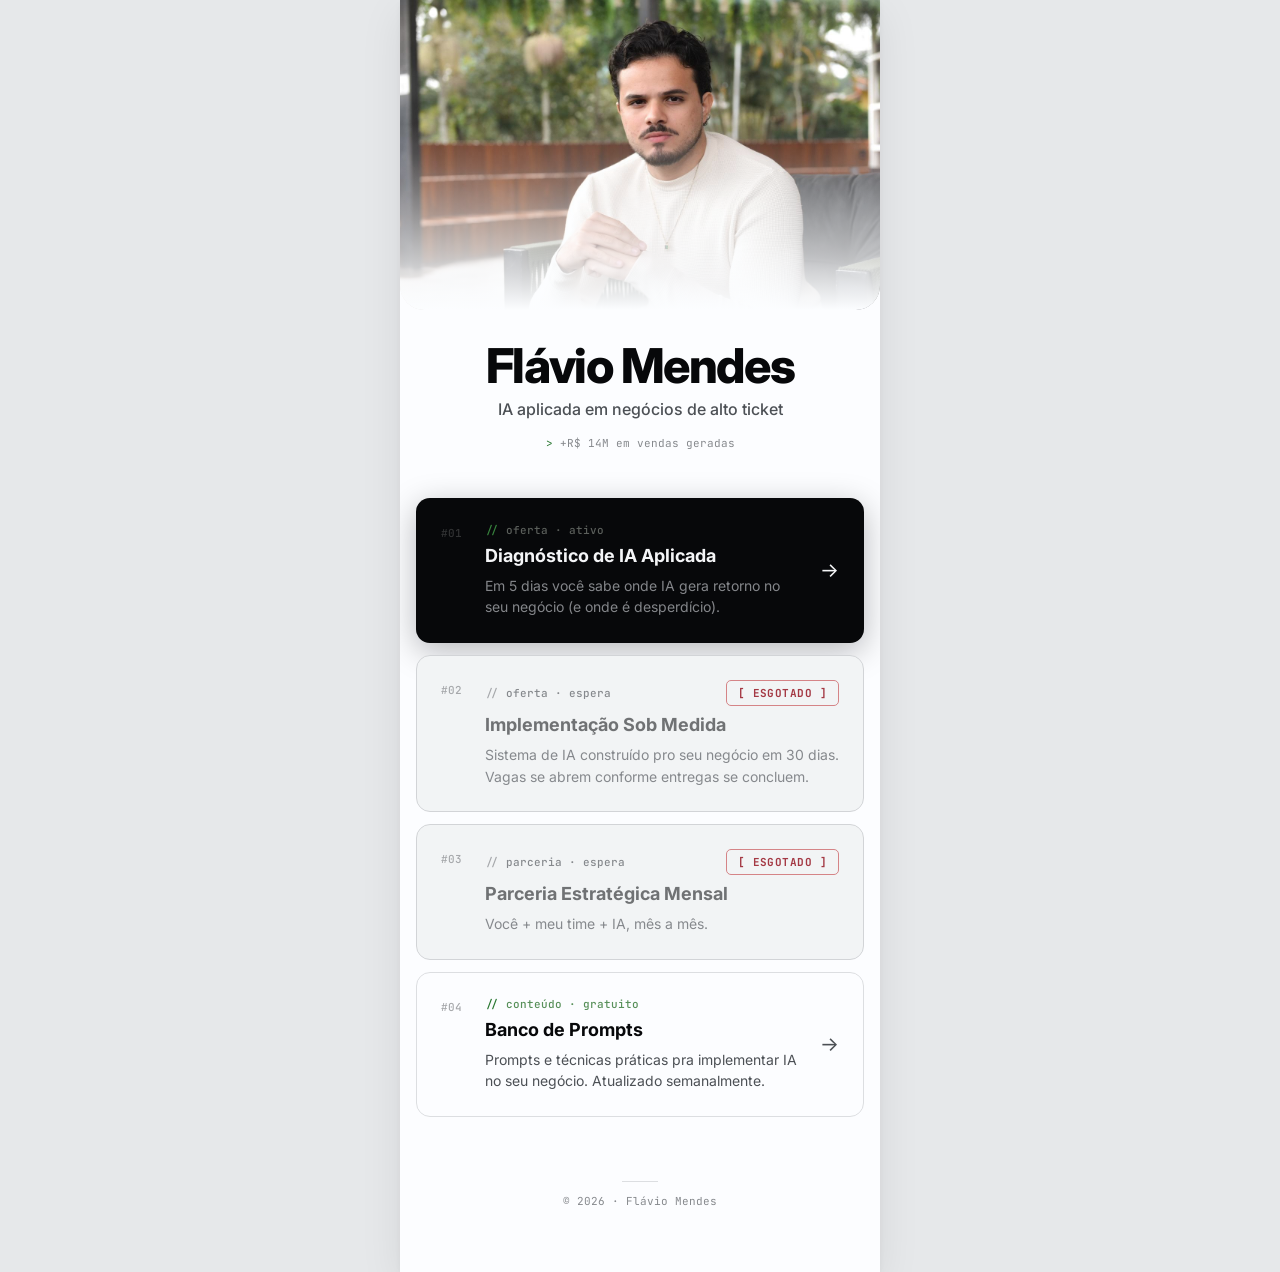
<file: index.html>
<!DOCTYPE html>
<html lang="pt-BR">
<head>
  <meta charset="UTF-8">
  <meta http-equiv="refresh" content="0; url=/links/">
  <title>Flávio Mendes</title>
</head>
<body>
  <script>window.location.replace('/links/');</script>
</body>
</html>
</file>
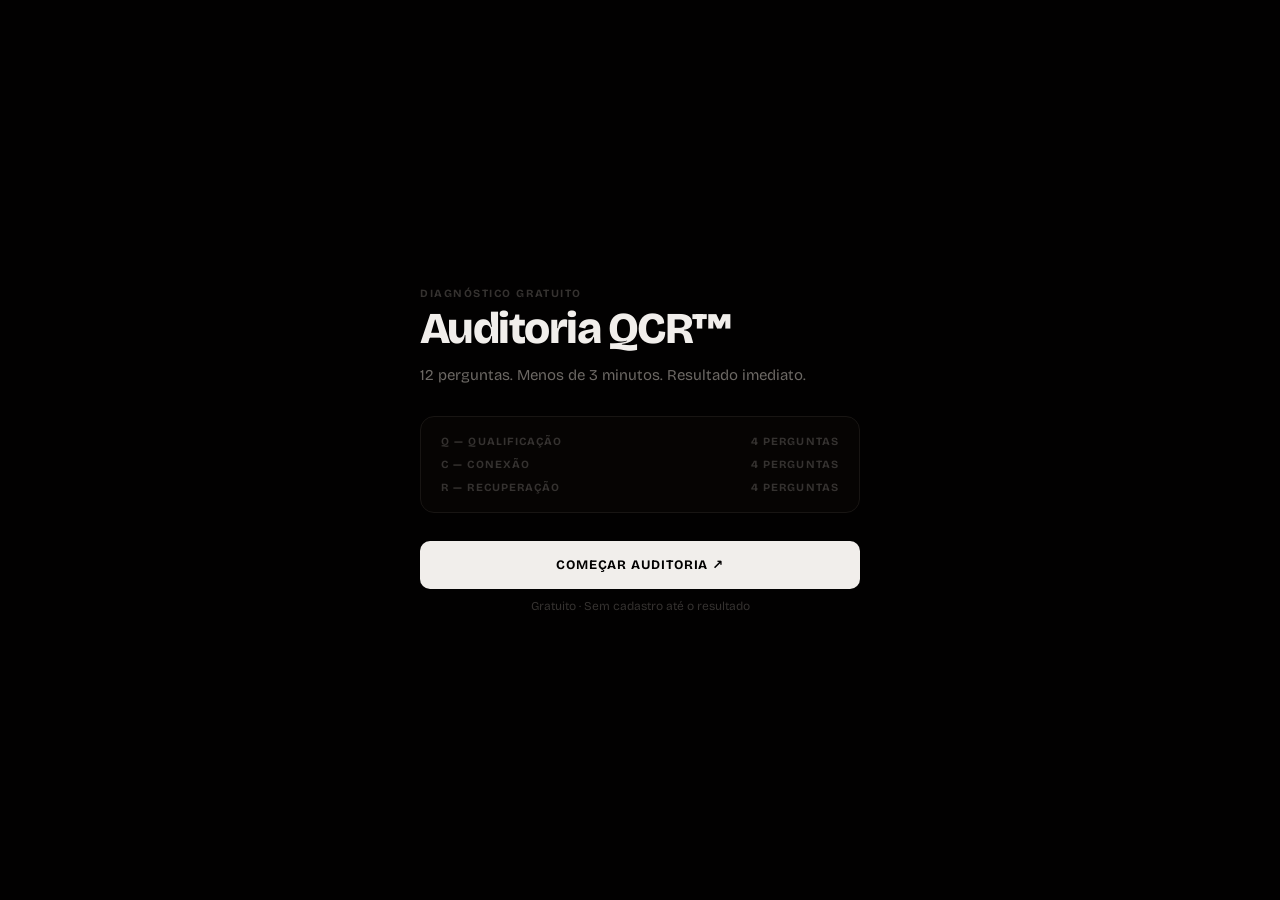
<file: auditoria/index.html>
<!DOCTYPE html>
<html lang="pt-BR">
<head>
<meta charset="UTF-8">
<meta name="viewport" content="width=device-width, initial-scale=1.0">
<title>Auditoria QCR™ — Flávio Mendes</title>
<link rel="preconnect" href="https://fonts.googleapis.com">
<link rel="preconnect" href="https://fonts.gstatic.com" crossorigin>
<link href="https://fonts.googleapis.com/css2?family=Bricolage+Grotesque:opsz,wght@12..96,400;12..96,600;12..96,700;12..96,800&display=swap" rel="stylesheet">
<style>
*, *::before, *::after { box-sizing: border-box; margin: 0; padding: 0; }

:root {
  --bg:        oklch(7.5% 0.006 60);
  --bg-mid:    oklch(11%  0.007 60);
  --bg-raised: oklch(14%  0.007 60);
  --text:      oklch(95%  0.005 62);
  --text-sec:  oklch(52%  0.008 62);
  --text-dim:  oklch(32%  0.006 62);
  --accent:    oklch(73%  0.10  65);
  --border:    oklch(20%  0.007 62);
  --red:       oklch(46%  0.23  24);
  --font: 'Bricolage Grotesque', -apple-system, system-ui, sans-serif;
}

html { font-family: var(--font); font-optical-sizing: auto; -webkit-font-smoothing: antialiased; background: var(--bg); color: var(--text); }

/* ── SCREENS ── */
.screen { display: none; min-height: 100dvh; flex-direction: column; align-items: center; justify-content: center; padding: 24px 20px; }
.screen.active { display: flex; }

/* ── START ── */
.start-wrap { width: 100%; max-width: 440px; display: flex; flex-direction: column; gap: 28px; }
.eyebrow { font-size: 11px; font-weight: 700; letter-spacing: .14em; text-transform: uppercase; color: var(--text-dim); }
.start-title { font-size: clamp(32px, 6vw, 44px); font-weight: 800; letter-spacing: -.035em; line-height: 1.06; }
.start-sub { font-size: 15px; color: var(--text-sec); line-height: 1.75; }
.blocks-preview { border: 1px solid var(--border); border-radius: 14px; padding: 18px 20px; background: var(--bg-mid); display: flex; flex-direction: column; gap: 10px; }
.block-row { display: flex; justify-content: space-between; font-size: 11px; font-weight: 700; text-transform: uppercase; letter-spacing: .1em; color: var(--text-dim); }

/* ── QUIZ ── */
.quiz-wrap { width: 100%; max-width: 480px; display: flex; flex-direction: column; min-height: 100dvh; }
.progress-bar-wrap { padding: 20px 0 10px; display: flex; flex-direction: column; gap: 10px; }
.progress-top { display: flex; justify-content: space-between; align-items: center; }
.back-btn { font-size: 12px; color: var(--text-sec); background: none; border: none; cursor: pointer; padding: 0; }
.back-btn:hover { color: var(--text); }
.block-label { font-size: 11px; font-weight: 700; text-transform: uppercase; letter-spacing: .1em; color: var(--text-dim); }
.step-count { font-size: 11px; color: var(--text-dim); font-variant-numeric: tabular-nums; }
.progress-track { height: 2px; background: var(--border); border-radius: 99px; overflow: hidden; }
.progress-fill { height: 100%; background: var(--text); border-radius: 99px; transition: width .3s ease; }
.question-area { flex: 1; display: flex; flex-direction: column; justify-content: center; padding: 24px 0; gap: 20px; }
.question-text { font-size: clamp(18px, 4vw, 22px); font-weight: 700; letter-spacing: -.02em; line-height: 1.3; }
.answers { display: flex; flex-direction: column; gap: 10px; }
.answer-btn {
  width: 100%; text-align: left; padding: 16px 18px;
  border-radius: 12px; border: 1px solid var(--border);
  background: var(--bg-mid); color: var(--text-sec);
  font-size: 14px; font-family: var(--font); line-height: 1.55;
  cursor: pointer; transition: border-color .12s, color .12s, background .12s;
}
.answer-btn:hover { border-color: var(--text-dim); color: var(--text); }
.answer-btn.selected { border-color: var(--accent); background: oklch(73% 0.10 65 / 0.1); color: var(--text); }

/* ── CAPTURE ── */
.capture-wrap { width: 100%; max-width: 440px; display: flex; flex-direction: column; gap: 28px; }
.capture-title { font-size: clamp(26px, 5vw, 36px); font-weight: 800; letter-spacing: -.03em; line-height: 1.1; }
.form { display: flex; flex-direction: column; gap: 14px; }
.field { display: flex; flex-direction: column; gap: 6px; }
.field label { font-size: 11px; font-weight: 700; text-transform: uppercase; letter-spacing: .08em; color: var(--text-dim); }
.field input {
  background: var(--bg-mid); border: 1px solid var(--border);
  border-radius: 12px; padding: 14px 16px;
  color: var(--text); font-size: 14px; font-family: var(--font);
  outline: none; transition: border-color .15s;
}
.field input::placeholder { color: var(--text-dim); }
.field input:focus { border-color: var(--text-dim); }
.privacy { font-size: 11px; color: var(--text-dim); text-align: center; line-height: 1.6; }
.error-msg { font-size: 13px; color: oklch(60% 0.20 25); }

/* ── RESULTADO ── */
.result-wrap { width: 100%; max-width: 480px; display: flex; flex-direction: column; gap: 20px; padding: 40px 0; }
.result-header { display: flex; flex-direction: column; gap: 4px; }
.result-diag { font-size: 11px; font-weight: 600; letter-spacing: .14em; text-transform: uppercase; color: var(--text-dim); }
.result-name { font-size: 20px; font-weight: 800; letter-spacing: -.025em; }
.score-card { border: 1px solid var(--border); border-radius: 18px; overflow: hidden; background: var(--bg-mid); }
.score-header { padding: 20px; border-bottom: 1px solid var(--border); display: flex; justify-content: space-between; align-items: flex-start; gap: 12px; }
.score-number { font-size: 64px; font-weight: 800; letter-spacing: -.05em; line-height: 1; }
.score-meta { display: flex; flex-direction: column; gap: 4px; justify-content: flex-end; }
.score-label { font-size: 10px; font-weight: 700; letter-spacing: .1em; text-transform: uppercase; color: var(--text-dim); }
.score-sub { font-size: 11px; color: var(--text-sec); }
.nivel-badge { font-size: 11px; font-weight: 700; letter-spacing: .08em; text-transform: uppercase; padding: 6px 12px; border-radius: 99px; border: 1px solid; white-space: nowrap; }
.nivel-critico  { color: oklch(60% 0.20 25); border-color: oklch(60% 0.20 25 / .3); background: oklch(60% 0.20 25 / .1); }
.nivel-atencao  { color: oklch(75% 0.12 70); border-color: oklch(75% 0.12 70 / .3); background: oklch(75% 0.12 70 / .1); }
.nivel-bom      { color: oklch(72% 0.12 145); border-color: oklch(72% 0.12 145 / .3); background: oklch(72% 0.12 145 / .1); }
.nivel-excelente { color: var(--accent); border-color: oklch(73% 0.10 65 / .3); background: oklch(73% 0.10 65 / .1); }
.bars-section { padding: 20px; border-bottom: 1px solid var(--border); display: flex; flex-direction: column; gap: 14px; }
.bar-row { display: grid; grid-template-columns: 20px 1fr 32px; align-items: center; gap: 10px; }
.bar-label { font-size: 11px; font-weight: 800; letter-spacing: .1em; color: var(--text-dim); }
.bar-label.gargalo { color: var(--text); }
.bar-track { height: 3px; background: var(--border); border-radius: 99px; overflow: hidden; }
.bar-fill { height: 100%; background: var(--text); border-radius: 99px; }
.bar-fill.gargalo-fill { background: var(--red); }
.bar-val { font-size: 11px; color: var(--text-sec); font-variant-numeric: tabular-nums; text-align: right; }
.insight { padding: 18px 20px; display: flex; gap: 12px; }
.insight-icon { flex-shrink: 0; width: 22px; height: 22px; border-radius: 4px; background: oklch(46% 0.23 24 / .2); display: flex; align-items: center; justify-content: center; font-size: 11px; font-weight: 800; color: var(--red); margin-top: 1px; }
.insight-text { font-size: 13px; color: var(--text-sec); line-height: 1.7; }
.insight-text strong { color: var(--text); font-weight: 600; }
.cta-section { display: flex; flex-direction: column; gap: 10px; padding-top: 4px; }
.cta-note { font-size: 12px; color: var(--text-dim); text-align: center; line-height: 1.6; padding: 0 8px; }

/* ── BTN ── */
.btn {
  display: flex; align-items: center; justify-content: center;
  width: 100%; padding: 16px 24px;
  background: var(--text); color: var(--bg);
  font-size: 13px; font-weight: 700; font-family: var(--font);
  letter-spacing: .07em; text-transform: uppercase;
  border: none; border-radius: 10px; cursor: pointer;
  text-decoration: none; transition: opacity .15s;
}
.btn:hover { opacity: .87; }
.btn:disabled { opacity: .4; cursor: default; }
</style>
</head>
<body>

<!-- ── TELA 1: START ── -->
<div id="screen-start" class="screen active">
  <div class="start-wrap">
    <div>
      <p class="eyebrow">Diagnóstico gratuito</p>
      <h1 class="start-title" style="margin-top:6px">Auditoria QCR™</h1>
      <p class="start-sub" style="margin-top:10px">12 perguntas. Menos de 3 minutos. Resultado imediato.</p>
    </div>
    <div class="blocks-preview">
      <div class="block-row"><span>Q — Qualificação</span><span>4 perguntas</span></div>
      <div class="block-row"><span>C — Conexão</span><span>4 perguntas</span></div>
      <div class="block-row"><span>R — Recuperação</span><span>4 perguntas</span></div>
    </div>
    <div>
      <button class="btn" onclick="startQuiz()">Começar Auditoria ↗</button>
      <p style="text-align:center;font-size:12px;color:var(--text-dim);margin-top:10px">Gratuito · Sem cadastro até o resultado</p>
    </div>
  </div>
</div>

<!-- ── TELA 2: QUIZ ── -->
<div id="screen-quiz" class="screen">
  <div class="quiz-wrap">
    <div class="progress-bar-wrap">
      <div class="progress-top">
        <button class="back-btn" onclick="goBack()">← Voltar</button>
        <span class="block-label" id="block-label"></span>
        <span class="step-count" id="step-count"></span>
      </div>
      <div class="progress-track"><div class="progress-fill" id="progress-fill"></div></div>
    </div>
    <div class="question-area">
      <h2 class="question-text" id="question-text"></h2>
      <div class="answers" id="answers"></div>
    </div>
  </div>
</div>

<!-- ── TELA 3: CAPTURA ── -->
<div id="screen-capture" class="screen">
  <div class="capture-wrap">
    <div>
      <p class="eyebrow">Auditoria QCR™</p>
      <h2 class="capture-title" style="margin-top:6px">Seu diagnóstico está pronto.</h2>
      <p class="start-sub" style="margin-top:8px">Para revelar, precisamos de:</p>
    </div>
    <form class="form" onsubmit="submitCapture(event)">
      <div class="field">
        <label>Nome</label>
        <input id="f-nome" type="text" placeholder="Seu nome" required autocomplete="name">
      </div>
      <div class="field">
        <label>Empresa</label>
        <input id="f-empresa" type="text" placeholder="Nome da empresa" required>
      </div>
      <div class="field">
        <label>WhatsApp</label>
        <input id="f-whatsapp" type="tel" placeholder="(11) 99999-9999" required autocomplete="tel">
      </div>
      <p class="error-msg" id="capture-error" style="display:none"></p>
      <button id="submit-btn" class="btn" type="submit">Ver meu Score QCR™ →</button>
      <p class="privacy">Seus dados não serão compartilhados. Usados apenas para contato com Flávio.</p>
    </form>
  </div>
</div>

<!-- ── TELA 4: RESULTADO ── -->
<div id="screen-result" class="screen">
  <div class="result-wrap">
    <div class="result-header">
      <p class="result-diag" id="r-diag"></p>
      <p class="result-name" id="r-name"></p>
    </div>
    <div class="score-card">
      <div class="score-header">
        <div style="display:flex;align-items:baseline;gap:12px">
          <span class="score-number" id="r-total"></span>
          <div class="score-meta">
            <span class="score-label">Score Geral QCR™</span>
            <span class="score-sub">Baseado em 12 respostas</span>
          </div>
        </div>
        <span class="nivel-badge" id="r-nivel-badge"></span>
      </div>
      <div class="bars-section">
        <div class="bar-row">
          <span class="bar-label" id="lbl-q">Q</span>
          <div class="bar-track"><div class="bar-fill" id="fill-q"></div></div>
          <span class="bar-val" id="val-q"></span>
        </div>
        <div class="bar-row">
          <span class="bar-label" id="lbl-c">C</span>
          <div class="bar-track"><div class="bar-fill" id="fill-c"></div></div>
          <span class="bar-val" id="val-c"></span>
        </div>
        <div class="bar-row">
          <span class="bar-label" id="lbl-r">R</span>
          <div class="bar-track"><div class="bar-fill" id="fill-r"></div></div>
          <span class="bar-val" id="val-r"></span>
        </div>
      </div>
      <div class="insight">
        <div class="insight-icon">!</div>
        <p class="insight-text" id="r-insight"></p>
      </div>
    </div>
    <div class="cta-section">
      <a id="r-wa-btn" class="btn" href="#" target="_blank" rel="noopener">Agendar conversa com Flávio ↗</a>
      <p class="cta-note" id="r-cta-note"></p>
    </div>
  </div>
</div>

<script>
// ── CONFIG ──
const SUPABASE_URL  = 'https://ygthayfuzkkxewkkbcub.supabase.co';
const SUPABASE_KEY  = 'eyJhbGciOiJIUzI1NiIsInR5cCI6IkpXVCJ9.eyJpc3MiOiJzdXBhYmFzZSIsInJlZiI6InlndGhheWZ1emtreGV3a2tiY3ViIiwicm9sZSI6ImFub24iLCJpYXQiOjE3Nzg0MDIyNTAsImV4cCI6MjA5Mzk3ODI1MH0.2vfHO0iXpVls98B5gVBRp2QnZKHvHp3NtGvSL5oMR4A';
const WPP_NUMBER    = '5511977556835';

// ── PERGUNTAS ──
const QUESTIONS = [
  { bloco:'Q', blocoLabel:'Q — Qualificação', texto:'Como sua equipe identifica quais leads têm maior potencial de compra?', opcoes:[
    {texto:'Não temos critério definido — todos recebem a mesma atenção', valor:0},
    {texto:'Informalmente, por feeling da equipe', valor:33},
    {texto:'Temos alguns critérios, mas não são seguidos de forma consistente', valor:67},
    {texto:'Processo estruturado com critérios claros aplicados em todos os leads', valor:100},
  ]},
  { bloco:'Q', blocoLabel:'Q — Qualificação', texto:'Com que frequência leads sem perfil consomem tempo da equipe de vendas?', opcoes:[
    {texto:'Frequentemente — não conseguimos filtrar antes do atendimento', valor:0},
    {texto:'Às vezes — depende do vendedor', valor:33},
    {texto:'Raramente — temos um filtro, mas não é perfeito', valor:67},
    {texto:'Quase nunca — nosso processo de qualificação é eficiente', valor:100},
  ]},
  { bloco:'Q', blocoLabel:'Q — Qualificação', texto:'Sua equipe registra informações de qualificação dos leads em algum sistema?', opcoes:[
    {texto:'Não registramos nada', valor:0},
    {texto:'Registramos de forma irregular, depende do vendedor', valor:33},
    {texto:'Registramos na maioria dos casos', valor:67},
    {texto:'Sempre registramos com campos padronizados', valor:100},
  ]},
  { bloco:'Q', blocoLabel:'Q — Qualificação', texto:'Você consegue priorizar quais leads abordar primeiro com base em dados objetivos?', opcoes:[
    {texto:'Não — a ordem é por chegada ou preferência do vendedor', valor:0},
    {texto:'Às vezes — depende da percepção do vendedor', valor:33},
    {texto:'Na maioria das vezes, com base em informações básicas', valor:67},
    {texto:'Sempre — temos score ou critério objetivo de priorização', valor:100},
  ]},
  { bloco:'C', blocoLabel:'C — Conexão', texto:'Em quanto tempo sua empresa responde a um novo lead?', opcoes:[
    {texto:'Mais de 24 horas', valor:0},
    {texto:'Entre 1 e 24 horas', valor:33},
    {texto:'Entre 15 minutos e 1 hora', valor:67},
    {texto:'Em menos de 15 minutos', valor:100},
  ]},
  { bloco:'C', blocoLabel:'C — Conexão', texto:'Como sua equipe conduz a primeira conversa com um lead?', opcoes:[
    {texto:'Sem roteiro — cada vendedor age como preferir', valor:0},
    {texto:'Existe um roteiro básico, mas raramente seguido', valor:33},
    {texto:'A maioria segue um roteiro, com variações', valor:67},
    {texto:'Roteiro estruturado, seguido de forma consistente por todos', valor:100},
  ]},
  { bloco:'C', blocoLabel:'C — Conexão', texto:'O lead sabe exatamente qual é o próximo passo após o primeiro contato?', opcoes:[
    {texto:'Raramente — a conversa termina sem definir próximos passos', valor:0},
    {texto:'Às vezes — depende do vendedor', valor:33},
    {texto:'Na maioria das vezes definimos próximos passos', valor:67},
    {texto:'Sempre — o próximo passo é acordado e registrado em todo contato', valor:100},
  ]},
  { bloco:'C', blocoLabel:'C — Conexão', texto:'Com que clareza sua empresa comunica o valor do produto/serviço no primeiro contato?', opcoes:[
    {texto:'A comunicação é genérica e pouco diferenciada', valor:0},
    {texto:'Razoável, mas não adaptada ao perfil do lead', valor:33},
    {texto:'Boa — adaptamos a comunicação na maioria dos casos', valor:67},
    {texto:'Excelente — comunicação personalizada e focada no problema do lead', valor:100},
  ]},
  { bloco:'R', blocoLabel:'R — Recuperação', texto:'O que acontece com leads que não responderam após o primeiro contato?', opcoes:[
    {texto:'Nada — ficam parados até alguém lembrar', valor:0},
    {texto:'Fazemos uma tentativa manual esporádica', valor:33},
    {texto:'Temos uma sequência de follow-up, mas não é consistente', valor:67},
    {texto:'Processo automatizado e estruturado de reativação', valor:100},
  ]},
  { bloco:'R', blocoLabel:'R — Recuperação', texto:'Com quantas tentativas sua equipe insiste em um lead antes de desistir?', opcoes:[
    {texto:'Uma ou duas tentativas no máximo', valor:0},
    {texto:'Três a quatro tentativas sem critério definido', valor:33},
    {texto:'Seguimos um número definido de tentativas com intervalo padronizado', valor:67},
    {texto:'Processo multi-canal com tentativas e intervalos estratégicos definidos', valor:100},
  ]},
  { bloco:'R', blocoLabel:'R — Recuperação', texto:'Sua empresa possui um processo para reativar leads antigos (mais de 30 dias sem contato)?', opcoes:[
    {texto:'Não — leads antigos são considerados perdidos', valor:0},
    {texto:'Às vezes fazemos contato manual, sem processo definido', valor:33},
    {texto:'Temos uma prática de reativação, mas não é sistemática', valor:67},
    {texto:'Processo estruturado de reativação com critérios e cadência definidos', valor:100},
  ]},
  { bloco:'R', blocoLabel:'R — Recuperação', texto:'Você consegue identificar qual etapa do processo comercial tem maior taxa de abandono?', opcoes:[
    {texto:'Não temos visibilidade sobre isso', valor:0},
    {texto:'Temos uma percepção, mas sem dados concretos', valor:33},
    {texto:'Sabemos onde perdemos mais, com dados parciais', valor:67},
    {texto:'Monitoramos cada etapa com dados claros e tomamos ações corretivas', valor:100},
  ]},
];

// ── DIAGNÓSTICOS ──
const DIAGNOSTICS = {
  Q: {
    critico:   'Sua equipe trata todos os leads da mesma forma. Oportunidades de alto valor competem por atenção com contatos sem potencial — e ambos perdem.',
    atencao:   'Sua qualificação é inconsistente. Alguns vendedores identificam boas oportunidades, outros não. O resultado é imprevisível e difícil de escalar.',
    bom:       'Sua qualificação está no caminho certo. O próximo passo é tornar o processo sistemático para que todos os vendedores obtenham resultados similares.',
    excelente: 'Qualificação sólida. Você sabe exatamente onde investir o tempo da equipe comercial.',
  },
  C: {
    critico:   'Sua empresa está perdendo leads no momento mais crítico: o primeiro contato. Velocidade e condução insuficientes fazem o lead perder interesse antes de receber uma proposta.',
    atencao:   'Sua capacidade de conexão varia conforme o vendedor. Leads que chegam a um profissional melhor convertem. Os demais, não. Isso é um risco operacional.',
    bom:       'Sua equipe conecta bem na maioria dos casos. Padronizar os critérios de próximo passo elevará sua conversão de forma consistente.',
    excelente: 'Conexão eficiente. Você responde rápido, comunica valor e define próximos passos com clareza.',
  },
  R: {
    critico:   'Existe receita parada na sua operação neste momento. Leads que demonstraram interesse e foram esquecidos. Sem processo de recuperação, você descarta oportunidades que já custaram dinheiro para atrair.',
    atencao:   'Sua recuperação é parcial e dependente de iniciativa individual. Quando alguém lembra, o follow-up acontece. Quando não lembra, o lead some.',
    bom:       'Você tem processo de recuperação, mas não é sistemático o suficiente. Automatizar a cadência multiplicará os resultados sem exigir mais esforço da equipe.',
    excelente: 'Recuperação bem estruturada. Você não deixa oportunidades morrerem por falta de acompanhamento.',
  },
};

const NIVEL_LABELS = { critico:'Crítico', atencao:'Atenção', bom:'Bom', excelente:'Excelente' };
const GARGALO_LABELS = { Q:'Qualificação', C:'Conexão', R:'Recuperação' };

// ── STATE ──
let currentStep = 0;
let answers = {};

// ── SCORING ──
function avg(arr) { return Math.round(arr.reduce((s,v) => s+v, 0) / arr.length); }
function calcScores() {
  const q = avg([0,1,2,3].map(i => answers[i] ?? 0));
  const c = avg([4,5,6,7].map(i => answers[i] ?? 0));
  const r = avg([8,9,10,11].map(i => answers[i] ?? 0));
  const total = avg([q, c, r]);
  const nivel = total <= 39 ? 'critico' : total <= 69 ? 'atencao' : total <= 89 ? 'bom' : 'excelente';
  const min = Math.min(q, c, r);
  const gargalo = q === min ? 'Q' : c === min ? 'C' : 'R';
  return { q, c, r, total, nivel, gargalo };
}

// ── UTM ──
function getUtm() {
  try { return new URLSearchParams(window.location.search).get('utm_source') || null; } catch { return null; }
}

// ── NAVIGATION ──
function show(id) {
  document.querySelectorAll('.screen').forEach(s => s.classList.remove('active'));
  document.getElementById(id).classList.add('active');
  window.scrollTo(0,0);
}

function startQuiz() {
  currentStep = 0;
  answers = {};
  renderQuestion();
  show('screen-quiz');
}

function goBack() {
  if (currentStep > 0) {
    currentStep--;
    renderQuestion();
  } else {
    show('screen-start');
  }
}

function renderQuestion() {
  const q = QUESTIONS[currentStep];
  const pct = (currentStep / 12) * 100;
  document.getElementById('block-label').textContent = q.blocoLabel;
  document.getElementById('step-count').textContent = `${currentStep + 1}/12`;
  document.getElementById('progress-fill').style.width = pct + '%';
  document.getElementById('question-text').textContent = q.texto;

  const answersEl = document.getElementById('answers');
  answersEl.innerHTML = '';
  q.opcoes.forEach(op => {
    const btn = document.createElement('button');
    btn.className = 'answer-btn' + (answers[currentStep] === op.valor ? ' selected' : '');
    btn.textContent = op.texto;
    btn.onclick = () => selectAnswer(op.valor);
    answersEl.appendChild(btn);
  });
}

function selectAnswer(valor) {
  answers[currentStep] = valor;
  renderQuestion(); // highlight selected
  setTimeout(() => {
    if (currentStep < 11) {
      currentStep++;
      renderQuestion();
    } else {
      show('screen-capture');
    }
  }, 320);
}

// ── SUBMIT ──
async function submitCapture(e) {
  e.preventDefault();
  const nome     = document.getElementById('f-nome').value.trim();
  const empresa  = document.getElementById('f-empresa').value.trim();
  const whatsapp = document.getElementById('f-whatsapp').value.trim();
  const errEl    = document.getElementById('capture-error');
  const btn      = document.getElementById('submit-btn');

  errEl.style.display = 'none';
  btn.disabled = true;
  btn.textContent = 'Calculando...';

  const { q, c, r, total, nivel, gargalo } = calcScores();

  try {
    const leadId = crypto.randomUUID();

    // Insert lead
    const leadRes = await fetch(`${SUPABASE_URL}/rest/v1/leads`, {
      method: 'POST',
      headers: {
        'apikey': SUPABASE_KEY,
        'Authorization': `Bearer ${SUPABASE_KEY}`,
        'Content-Type': 'application/json',
        'Prefer': 'return=minimal',
      },
      body: JSON.stringify({
        id: leadId,
        nome, empresa, whatsapp,
        score_total: total, score_q: q, score_c: c, score_r: r,
        nivel, gargalo, utm_source: getUtm(),
      }),
    });

    if (!leadRes.ok) throw new Error(`leads: ${await leadRes.text()}`);

    // Insert respostas
    const respostas = QUESTIONS.map((qq, i) => ({
      lead_id: leadId,
      pergunta: i + 1,
      bloco: qq.bloco,
      valor: answers[i] ?? 0,
    }));
    const respRes = await fetch(`${SUPABASE_URL}/rest/v1/respostas`, {
      method: 'POST',
      headers: {
        'apikey': SUPABASE_KEY,
        'Authorization': `Bearer ${SUPABASE_KEY}`,
        'Content-Type': 'application/json',
      },
      body: JSON.stringify(respostas),
    });
    if (!respRes.ok) throw new Error(`respostas: ${await respRes.text()}`);
  } catch (err) {
    // Se Supabase falhar, ainda mostramos o resultado
    console.error('Supabase:', err);
  }

  showResult({ nome, empresa, q, c, r, total, nivel, gargalo });
}

// ── RESULTADO ──
function showResult({ nome, empresa, q, c, r, total, nivel, gargalo }) {
  document.getElementById('r-diag').textContent = `Diagnóstico de ${nome}`;
  document.getElementById('r-name').textContent = `Auditoria QCR™ · ${empresa}`;
  document.getElementById('r-total').textContent = total;

  const badge = document.getElementById('r-nivel-badge');
  badge.textContent = NIVEL_LABELS[nivel];
  badge.className = `nivel-badge nivel-${nivel}`;

  setBar('q', q, gargalo === 'Q');
  setBar('c', c, gargalo === 'C');
  setBar('r', r, gargalo === 'R');

  const gargaloScore = { Q: q, C: c, R: r }[gargalo];
  const insightText = document.getElementById('r-insight');
  insightText.innerHTML = `<strong>Gargalo identificado em ${GARGALO_LABELS[gargalo]} (${gargaloScore}).</strong> ${DIAGNOSTICS[gargalo][nivel]}`;

  const msg = `Olá Flávio, fiz a Auditoria QCR™. Score: ${total}. Gargalo principal: ${GARGALO_LABELS[gargalo]}. Empresa: ${empresa}. Quero entender como melhorar.`;
  document.getElementById('r-wa-btn').href = `https://wa.me/${WPP_NUMBER}?text=${encodeURIComponent(msg)}`;
  document.getElementById('r-cta-note').textContent = `O próximo passo é uma conversa estratégica para resolver o gargalo em ${GARGALO_LABELS[gargalo]}.`;

  show('screen-result');
}

function setBar(key, score, isGargalo) {
  document.getElementById(`fill-${key}`).style.width = score + '%';
  document.getElementById(`fill-${key}`).className = 'bar-fill' + (isGargalo ? ' gargalo-fill' : '');
  document.getElementById(`val-${key}`).textContent = score;
  document.getElementById(`lbl-${key}`).className = 'bar-label' + (isGargalo ? ' gargalo' : '');
}
</script>
</body>
</html>
</file>
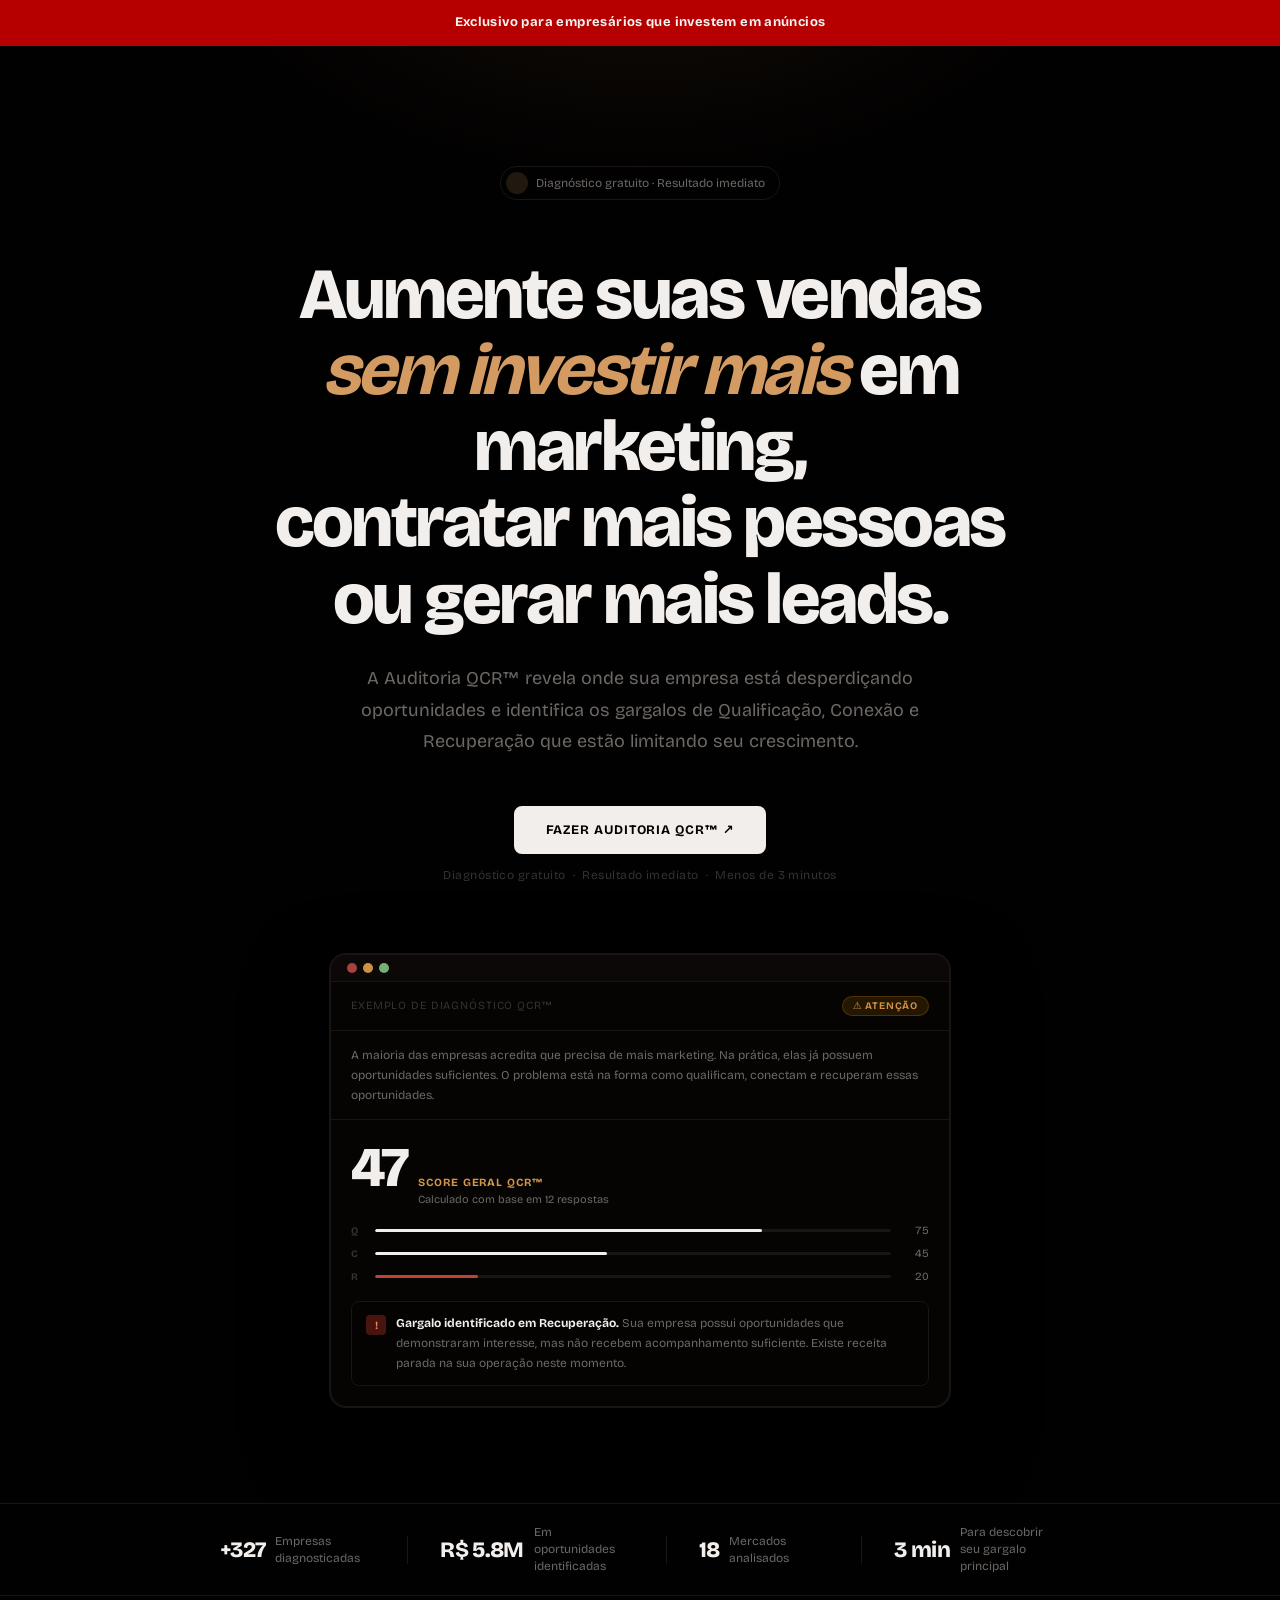
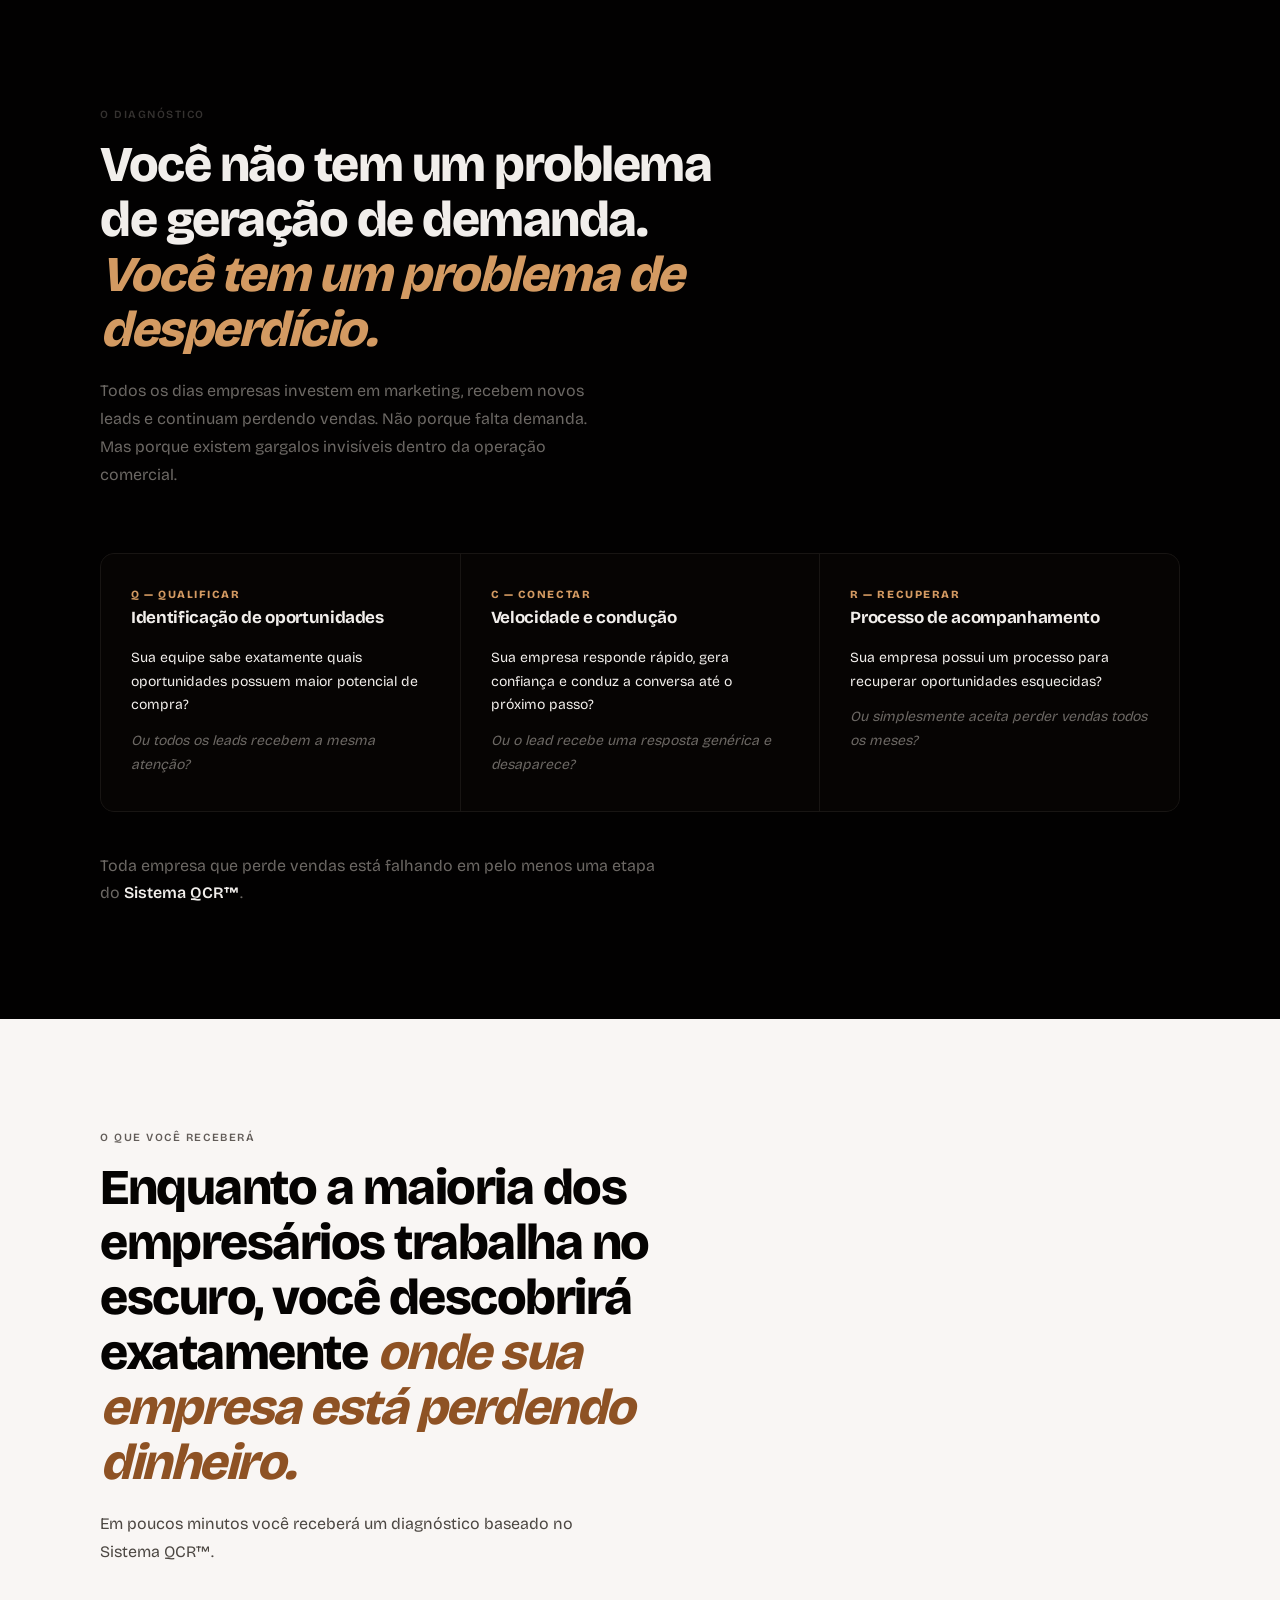
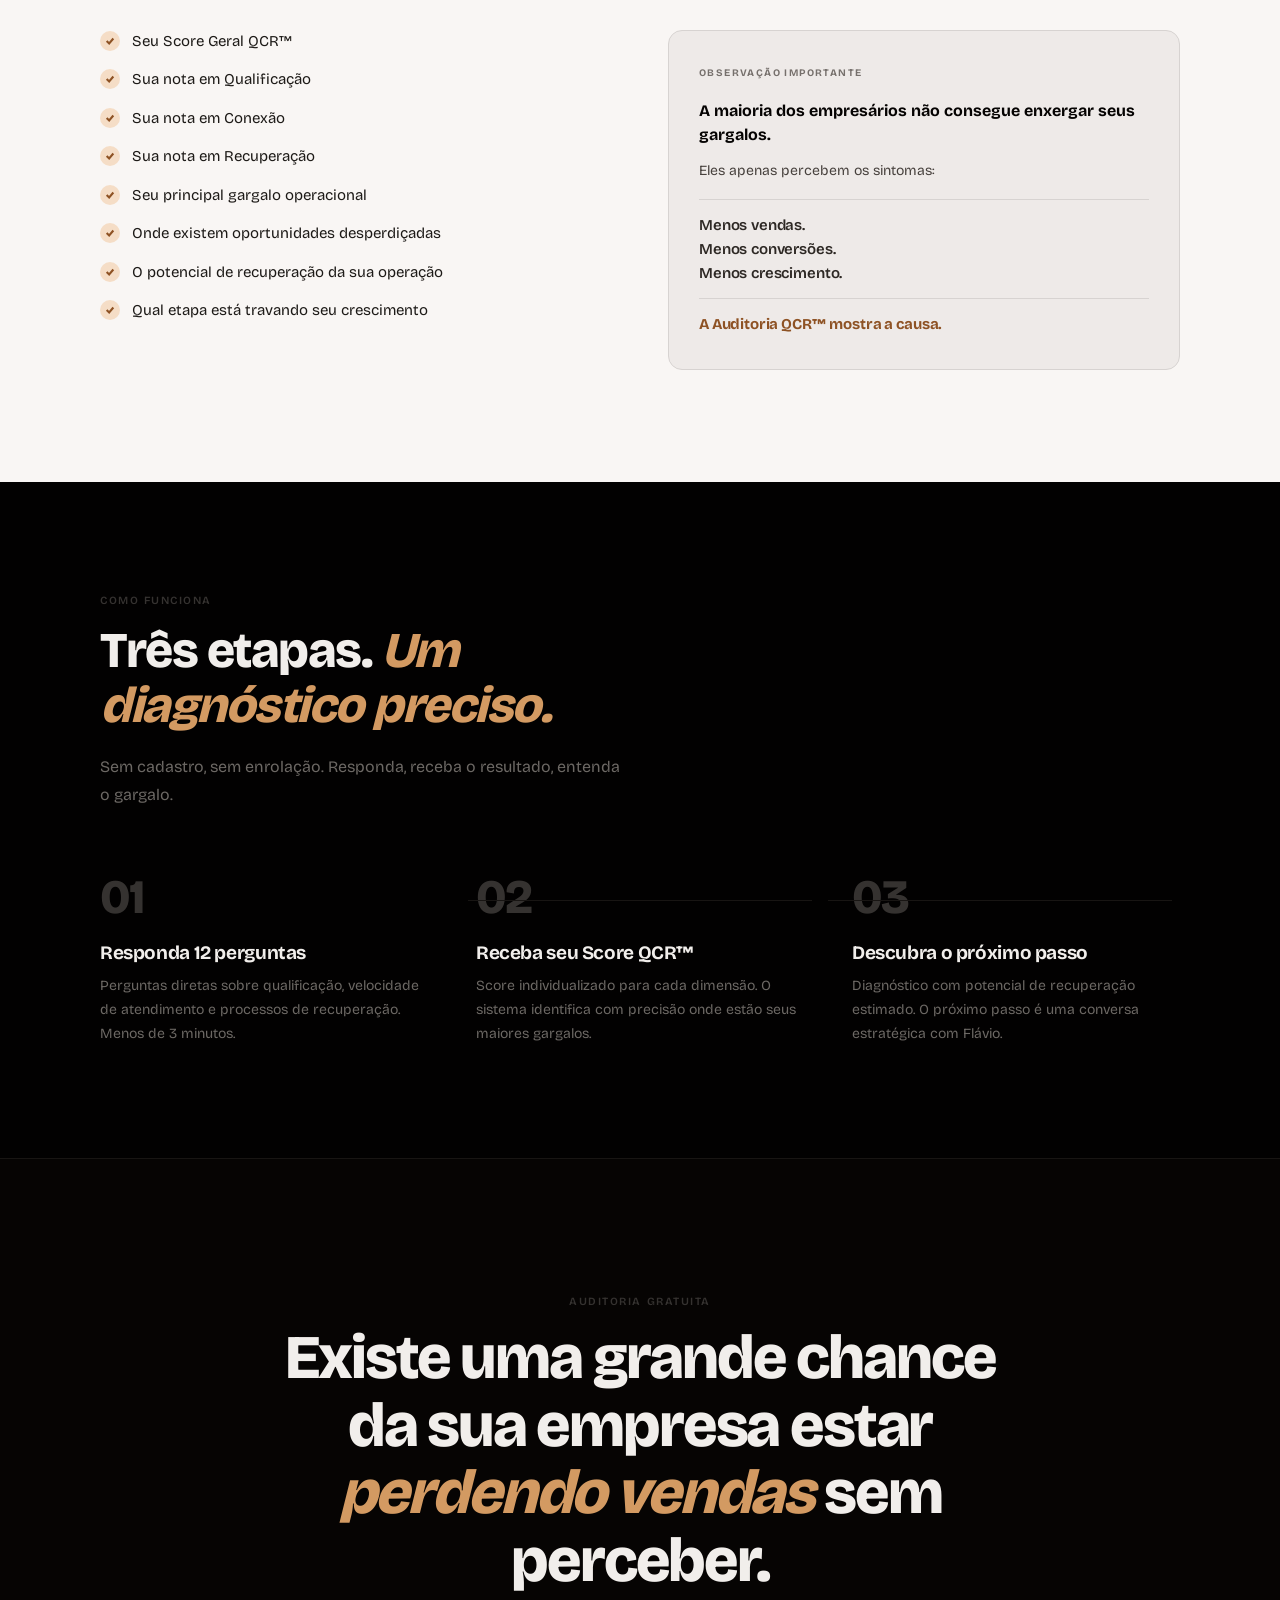
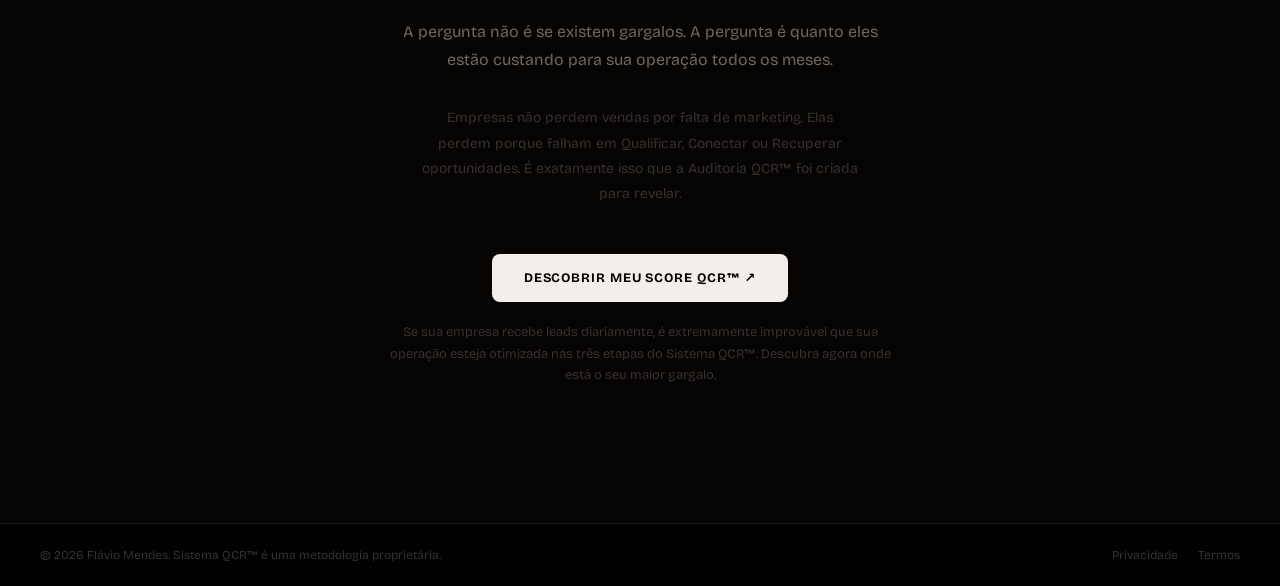
<file: auditoriaqcr/index.html>
<!DOCTYPE html>
<html lang="pt-BR">
<head>
<meta charset="UTF-8">
<meta name="viewport" content="width=device-width, initial-scale=1.0">
<title>Auditoria QCR™ — Flávio Mendes</title>
<link rel="preconnect" href="https://fonts.googleapis.com">
<link rel="preconnect" href="https://fonts.gstatic.com" crossorigin>
<link href="https://fonts.googleapis.com/css2?family=Bricolage+Grotesque:opsz,wght@12..96,300;12..96,400;12..96,500;12..96,600;12..96,700;12..96,800&display=swap" rel="stylesheet">
<style>
*, *::before, *::after { box-sizing: border-box; margin: 0; padding: 0; }

:root {
  --bg:          oklch(7.5% 0.006 60);
  --bg-mid:      oklch(11%  0.007 60);
  --bg-raised:   oklch(14%  0.007 60);
  --bg-light:    oklch(97.5% 0.004 62);
  --text:        oklch(95%  0.005 62);
  --text-sec:    oklch(52%  0.008 62);
  --text-dim:    oklch(32%  0.006 62);
  --accent:      oklch(73%  0.10  65);
  --accent-on-light: oklch(50% 0.10 55);
  --border:      oklch(20%  0.007 62);
  --border-lt:   oklch(87%  0.005 62);
  --font: 'Bricolage Grotesque', -apple-system, system-ui, sans-serif;
}

html {
  font-family: var(--font);
  font-optical-sizing: auto;
  -webkit-font-smoothing: antialiased;
  background: var(--bg);
  color: var(--text);
  scroll-behavior: smooth;
}

/* ── TARJA VERMELHA ── */
.tarja {
  background: oklch(46% 0.23 24);
  color: oklch(97% 0.004 62);
  text-align: center;
  padding: 13px 24px;
  font-size: 13px;
  font-weight: 700;
  letter-spacing: .03em;
  line-height: 1.5;
}

/* ── HERO ── */
.hero-wrap {
  position: relative;
  overflow: hidden;
}
.hero-glow {
  position: absolute;
  top: -120px; left: 50%;
  transform: translateX(-50%);
  width: 900px; height: 600px;
  background: radial-gradient(ellipse 70% 60% at 50% 0%,
    oklch(55% .08 65 / .12), transparent 70%);
  pointer-events: none;
}
.hero {
  max-width: 1080px;
  margin: 0 auto;
  padding: clamp(64px, 10vw, 120px) 40px clamp(52px, 8vw, 96px);
  text-align: center;
  position: relative;
}
.hero-pill {
  display: inline-flex; align-items: center; gap: 8px;
  border: 1px solid var(--border);
  border-radius: 100px;
  padding: 5px 14px 5px 5px;
  margin-bottom: clamp(36px, 6vw, 56px);
  font-size: 12px; color: var(--text-sec);
  text-decoration: none; transition: border-color .2s, color .2s;
}
.hero-pill:hover { border-color: var(--text-dim); color: var(--text); }
.pill-dot {
  width: 22px; height: 22px; border-radius: 50%;
  background: var(--accent); opacity: .15;
  position: relative;
}
.pill-dot::after {
  content: '';
  position: absolute; top: 50%; left: 50%;
  transform: translate(-50%,-50%);
  width: 8px; height: 8px;
  border-radius: 50%; background: var(--accent); opacity: 6.67;
}
.hero-h1 {
  font-size: clamp(36px, 6.5vw, 72px);
  font-weight: 800;
  line-height: 1.06;
  letter-spacing: -.035em;
  color: var(--text);
  max-width: 880px;
  margin: 0 auto clamp(18px, 2.8vw, 26px);
}
.hero-h1 em {
  font-style: italic;
  color: var(--accent);
  font-weight: 700;
}
.hero-sub {
  font-size: clamp(15px, 2vw, 18px);
  color: var(--text-sec);
  max-width: 580px;
  margin: 0 auto clamp(32px, 5vw, 48px);
  line-height: 1.75;
  font-weight: 400;
}
.hero-cta {
  margin-bottom: 14px;
}
.btn-primary {
  background: var(--text); color: oklch(10% .005 60);
  font-family: var(--font); font-size: 13px; font-weight: 700;
  letter-spacing: .07em; text-transform: uppercase;
  padding: 16px 32px;
  border-radius: 8px; text-decoration: none;
  display: inline-flex; align-items: center; justify-content: center; gap: 6px;
  transition: opacity .2s;
}
.btn-primary:hover { opacity: .87; }
.btn-primary.full { width: 100%; }
.hero-micro {
  font-size: 12px; color: var(--text-dim);
  letter-spacing: .04em;
  margin-bottom: clamp(44px, 7vw, 72px);
}

/* Hero diagnostic card */
.hero-card {
  max-width: 620px; margin: 0 auto;
  border: 1px solid var(--border);
  border-radius: 16px; overflow: hidden;
  background: var(--bg-mid);
  box-shadow: 0 0 0 1px var(--border), 0 32px 80px oklch(0% 0 0 / .5);
  text-align: left;
}
.hc-winbar {
  padding: 8px 16px;
  background: var(--bg-raised);
  display: flex; gap: 6px; align-items: center;
  border-bottom: 1px solid var(--border);
}
.hc-dot { width: 10px; height: 10px; border-radius: 50%; flex-shrink: 0; }
.hc-header {
  padding: 14px 20px;
  border-bottom: 1px solid var(--border);
  display: flex; align-items: center; justify-content: space-between;
  gap: 8px;
}
.hc-header-label {
  font-size: 11px; letter-spacing: .08em;
  text-transform: uppercase; color: var(--text-dim);
}
.hc-badge {
  font-size: 10px; font-weight: 700;
  letter-spacing: .08em; text-transform: uppercase;
  background: oklch(68% .15 70 / .15);
  color: oklch(70% .12 70);
  border: 1px solid oklch(68% .15 70 / .25);
  padding: 3px 10px; border-radius: 100px;
  white-space: nowrap; flex-shrink: 0;
}
.hc-intro {
  padding: 14px 20px;
  border-bottom: 1px solid var(--border);
}
.hc-intro p {
  font-size: 12px; color: var(--text-sec); line-height: 1.68;
}
.hc-body { padding: 20px; }
.hc-score-row {
  display: flex; align-items: baseline;
  gap: 12px; margin-bottom: 18px;
}
.hc-number {
  font-size: 56px; font-weight: 800;
  line-height: 1; letter-spacing: -.05em; flex-shrink: 0;
}
.hc-meta { display: flex; flex-direction: column; gap: 4px; }
.hc-level {
  font-size: 11px; font-weight: 700;
  letter-spacing: .08em; text-transform: uppercase;
  color: oklch(72% .12 70);
}
.hc-desc { font-size: 11px; color: var(--text-sec); }
.hc-bars { display: flex; flex-direction: column; gap: 10px; margin-bottom: 18px; }
.hc-bar-row {
  display: grid;
  grid-template-columns: 14px 1fr 28px;
  align-items: center; gap: 10px;
}
.hc-bl {
  font-size: 10px; font-weight: 700;
  letter-spacing: .1em; text-transform: uppercase;
  color: var(--text-dim);
}
.hc-track {
  height: 3px; background: var(--border);
  border-radius: 2px; overflow: hidden;
}
.hc-fill {
  height: 100%; border-radius: 2px;
  background: var(--text);
}
.hc-fill.warn { background: oklch(55% .16 30); }
.hc-bv {
  font-size: 11px; color: var(--text-sec);
  font-feature-settings: 'tnum'; text-align: right;
}
.hc-insight {
  background: oklch(10% .006 60);
  border: 1px solid var(--border);
  border-radius: 8px; padding: 12px 14px;
  display: flex; gap: 10px; align-items: flex-start;
}
.hc-insight-icon {
  flex-shrink: 0;
  width: 20px; height: 20px; border-radius: 4px;
  background: oklch(38% .12 30 / .6);
  font-size: 11px; font-weight: 700;
  display: flex; align-items: center; justify-content: center;
  color: oklch(72% .14 30);
  margin-top: 1px;
}
.hc-insight-text {
  font-size: 12px; color: var(--text-sec); line-height: 1.65;
}
.hc-insight-text strong { color: var(--text); }

/* ── CREDIBILITY BAR ── */
.cred {
  border-top: 1px solid var(--border);
  border-bottom: 1px solid var(--border);
  padding: 20px 40px;
  display: flex; align-items: center;
  justify-content: center; gap: 32px; flex-wrap: wrap;
}
.cred-item { display: flex; align-items: center; gap: 10px; }
.cred-n {
  font-size: 22px; font-weight: 800;
  letter-spacing: -.03em;
}
.cred-l {
  font-size: 12px; color: var(--text-sec);
  max-width: 100px; line-height: 1.4;
}
.cred-sep { width: 1px; height: 28px; background: var(--border); }

/* ── SECTION SHARED ── */
.sec-inner { max-width: 1080px; margin: 0 auto; }
.s-eyebrow {
  font-size: 11px; font-weight: 600;
  letter-spacing: .14em; text-transform: uppercase;
  margin-bottom: 16px;
}
.s-h2 {
  font-size: clamp(28px, 4.5vw, 50px);
  font-weight: 800; letter-spacing: -.03em;
  line-height: 1.1; max-width: 620px;
  margin-bottom: clamp(12px, 2vw, 20px);
}
.s-h2 em { font-style: italic; }
.s-sub {
  font-size: 16px; line-height: 1.75;
  max-width: 520px;
  margin-bottom: clamp(40px, 6vw, 64px);
}

/* ── O PROBLEMA (DARK) ── */
.sec-problema {
  background: var(--bg);
  padding: clamp(64px, 9vw, 112px) 40px;
}
.sec-problema .s-eyebrow { color: var(--text-dim); }
.sec-problema .s-h2 { color: var(--text); max-width: 660px; }
.sec-problema .s-h2 em { color: var(--accent); }
.sec-problema .s-sub { color: var(--text-sec); }

.problem-cards {
  display: grid; grid-template-columns: repeat(3, 1fr);
  gap: 1px; background: var(--border);
  border: 1px solid var(--border);
  border-radius: 14px; overflow: hidden;
  margin-bottom: 40px;
}
.problem-card {
  background: var(--bg-mid);
  padding: 34px 30px;
}
.pc-letter {
  font-size: 11px; font-weight: 800;
  letter-spacing: .14em; text-transform: uppercase;
  color: var(--accent);
  margin-bottom: 6px;
}
.pc-name {
  font-size: 17px; font-weight: 700;
  letter-spacing: -.02em; color: var(--text);
  margin-bottom: 18px;
}
.pc-q1 {
  font-size: 14px; color: var(--text);
  line-height: 1.7; margin-bottom: 12px;
}
.pc-q2 {
  font-size: 14px; color: var(--text-sec);
  line-height: 1.7; font-style: italic;
}
.problem-close {
  font-size: 16px; color: var(--text-sec);
  line-height: 1.72; max-width: 560px;
}
.problem-close strong { color: var(--text); font-weight: 600; }

/* ── O QUE A AUDITORIA REVELA (LIGHT) ── */
.sec-revela {
  background: var(--bg-light);
  color: oklch(12% .008 60);
  padding: clamp(64px, 9vw, 112px) 40px;
}
.sec-revela .s-eyebrow { color: oklch(48% .01 60); }
.sec-revela .s-h2 { color: oklch(10% .008 60); max-width: 680px; }
.sec-revela .s-h2 em { color: var(--accent-on-light); }
.sec-revela .s-sub { color: oklch(40% .01 60); }

.revela-grid {
  display: grid;
  grid-template-columns: 1fr 1fr;
  gap: 56px;
  align-items: start;
}
.revela-list {
  list-style: none;
  display: flex; flex-direction: column; gap: 16px;
}
.revela-list li {
  display: flex; align-items: flex-start; gap: 12px;
  font-size: 15px; color: oklch(22% .008 60);
  line-height: 1.5;
}
.revela-check {
  flex-shrink: 0;
  width: 20px; height: 20px;
  border-radius: 50%;
  background: oklch(91% .04 65);
  display: flex; align-items: center; justify-content: center;
  margin-top: 1px;
}
.revela-check svg {
  width: 10px; height: 10px;
  stroke: var(--accent-on-light); stroke-width: 2.5;
  fill: none;
}
.revela-box {
  background: oklch(94% .005 62);
  border: 1px solid var(--border-lt);
  border-radius: 14px;
  padding: 36px 30px;
}
.rb-label {
  font-size: 10px; font-weight: 700;
  letter-spacing: .14em; text-transform: uppercase;
  color: oklch(55% .01 60);
  margin-bottom: 20px;
}
.rb-lead {
  font-size: 16px; font-weight: 700;
  color: oklch(10% .008 60);
  line-height: 1.5; margin-bottom: 12px;
}
.rb-note {
  font-size: 14px; color: oklch(38% .01 60);
  line-height: 1.72; margin-bottom: 16px;
}
.rb-symptoms {
  display: flex; flex-direction: column; gap: 6px;
  padding: 16px 0;
  border-top: 1px solid var(--border-lt);
  border-bottom: 1px solid var(--border-lt);
  margin-bottom: 16px;
}
.rb-symptom {
  font-size: 15px; color: oklch(28% .01 60);
  font-weight: 600; letter-spacing: -.01em;
}
.rb-reveal {
  font-size: 15px; color: var(--accent-on-light);
  font-weight: 700; letter-spacing: -.01em;
}

/* ── HOW IT WORKS (DARK) ── */
.sec-dark {
  background: var(--bg);
  padding: clamp(64px, 9vw, 112px) 40px;
}
.sec-dark .s-eyebrow { color: var(--text-dim); }
.sec-dark .s-h2 { color: var(--text); }
.sec-dark .s-h2 em { color: var(--accent); }
.sec-dark .s-sub { color: var(--text-sec); }

.steps {
  display: grid; grid-template-columns: repeat(3, 1fr);
  gap: 48px; position: relative;
}
.steps::before {
  content: '';
  position: absolute;
  top: 27px; left: calc(33.33% + 8px);
  width: calc(33.33% - 16px);
  height: 1px; background: var(--border);
}
.steps::after {
  content: '';
  position: absolute;
  top: 27px; left: calc(66.66% + 8px);
  width: calc(33.33% - 16px);
  height: 1px; background: var(--border);
}
.step-num {
  font-size: 48px; font-weight: 800;
  letter-spacing: -.05em; color: var(--text-dim);
  line-height: 1; margin-bottom: 20px;
}
.step-title {
  font-size: 19px; font-weight: 700;
  letter-spacing: -.02em; color: var(--text);
  margin-bottom: 10px;
}
.step-desc {
  font-size: 14px; color: var(--text-sec); line-height: 1.72;
}

/* ── FINAL CTA ── */
.sec-cta {
  background: var(--bg-mid);
  border-top: 1px solid var(--border);
  padding: clamp(80px, 11vw, 136px) 40px;
  text-align: center;
}
.sec-cta .s-eyebrow { color: var(--text-dim); }
.cta-inner { max-width: 1080px; margin: 0 auto; }
.cta-h {
  font-size: clamp(32px, 5.5vw, 62px);
  font-weight: 800; letter-spacing: -.035em;
  line-height: 1.09; max-width: 720px;
  margin: 0 auto clamp(16px, 2.5vw, 24px);
}
.cta-h em { font-style: italic; color: var(--accent); }
.cta-sub {
  font-size: 16px; color: var(--text-sec);
  max-width: 520px; margin: 0 auto clamp(20px, 3vw, 32px);
  line-height: 1.72;
}
.cta-body {
  font-size: 14px; color: var(--text-dim);
  max-width: 440px; margin: 0 auto clamp(32px, 4.5vw, 48px);
  line-height: 1.8;
}
.cta-actions {
  display: flex; justify-content: center;
  margin-bottom: 20px;
}
.cta-note {
  font-size: 13px; color: var(--text-dim);
  max-width: 520px; margin: 0 auto;
  line-height: 1.65;
}

/* ── FOOTER ── */
footer {
  border-top: 1px solid var(--border);
  padding: 24px 40px;
  display: flex; align-items: center;
  justify-content: space-between;
  flex-wrap: wrap; gap: 12px;
}
.ft { font-size: 12px; color: var(--text-dim); }
.ft-links { display: flex; gap: 20px; }
.ft-links a {
  font-size: 12px; color: var(--text-dim);
  text-decoration: none; transition: color .2s;
}
.ft-links a:hover { color: var(--text-sec); }

/* ──────────────────────────────────────
   MOBILE FIRST — breakpoint 768px
────────────────────────────────────── */
@media (max-width: 768px) {

  /* Tarja */
  .tarja {
    font-size: 12px;
    padding: 12px 20px;
    letter-spacing: .01em;
  }

  /* Hero */
  .hero {
    padding: 48px 20px 52px;
    text-align: left;
  }
  .hero-pill {
    font-size: 11px;
    padding: 4px 12px 4px 4px;
    margin-bottom: 28px;
  }
  .hero-h1 {
    font-size: clamp(34px, 10vw, 52px);
    letter-spacing: -.03em;
  }
  .hero-sub {
    font-size: 15px;
    max-width: 100%;
  }
  .hero-cta { margin-bottom: 12px; }
  .btn-primary {
    width: 100%;
    font-size: 13px;
    padding: 16px 20px;
  }
  .hero-micro {
    font-size: 11px;
    letter-spacing: .02em;
    margin-bottom: 36px;
    text-align: center;
  }

  /* Hero card */
  .hero-card { border-radius: 12px; }
  .hc-header { flex-direction: column; align-items: flex-start; gap: 8px; }
  .hc-intro p { font-size: 12px; }
  .hc-number { font-size: 48px; }
  .hc-body { padding: 16px; }
  .hc-intro { padding: 12px 16px; }
  .hc-header { padding: 12px 16px; }

  /* Cred bar */
  .cred {
    display: grid;
    grid-template-columns: 1fr 1fr;
    gap: 20px 16px;
    padding: 20px;
    justify-items: start;
  }
  .cred-sep { display: none; }
  .cred-n { font-size: 20px; }
  .cred-l { font-size: 11px; }

  /* Sections — padding */
  .sec-problema,
  .sec-revela,
  .sec-dark,
  .sec-cta {
    padding-left: 20px;
    padding-right: 20px;
  }

  /* O Problema */
  .s-h2 { max-width: 100%; font-size: clamp(26px, 8vw, 42px); }
  .s-sub { max-width: 100%; font-size: 15px; }
  .sec-problema .s-h2 { max-width: 100%; }

  .problem-cards {
    grid-template-columns: 1fr;
    border-radius: 12px;
  }
  .problem-card { padding: 24px 20px; }
  .pc-name { font-size: 16px; margin-bottom: 14px; }
  .pc-q1, .pc-q2 { font-size: 14px; }

  /* Revela */
  .sec-revela .s-h2 { max-width: 100%; }
  .revela-grid {
    grid-template-columns: 1fr;
    gap: 28px;
  }
  .revela-list { gap: 14px; }
  .revela-list li { font-size: 14px; }
  .revela-box { padding: 24px 20px; border-radius: 12px; }
  .rb-lead { font-size: 15px; }

  /* Steps */
  .steps {
    grid-template-columns: 1fr;
    gap: 36px;
  }
  .steps::before, .steps::after { display: none; }
  .step-num { font-size: 40px; margin-bottom: 14px; }
  .step-title { font-size: 17px; }

  /* CTA */
  .cta-h { font-size: clamp(28px, 8.5vw, 48px); max-width: 100%; }
  .cta-sub { max-width: 100%; font-size: 15px; }
  .cta-body { max-width: 100%; }
  .cta-actions { flex-direction: column; }
  .cta-actions .btn-primary { width: 100%; }
  .cta-note { font-size: 12px; max-width: 100%; }

  /* Footer */
  footer { padding: 20px; flex-direction: column; }
}

/* Extra small phones */
@media (max-width: 380px) {
  .hero-h1 { font-size: 32px; }
  .tarja { font-size: 11px; }
}
</style>
</head>
<body>

<!-- TARJA VERMELHA -->
<div class="tarja">
  Exclusivo para empresários que investem em anúncios
</div>

<!-- HERO -->
<div class="hero-wrap">
  <div class="hero-glow"></div>
  <div class="hero">
    <a href="#" class="hero-pill">
      <span class="pill-dot"></span>
      Diagnóstico gratuito · Resultado imediato
    </a>

    <h1 class="hero-h1">
      Aumente suas vendas<br>
      <em>sem investir mais</em> em marketing,<br>
      contratar mais pessoas<br>
      ou gerar mais leads.
    </h1>

    <p class="hero-sub">
      A Auditoria QCR™ revela onde sua empresa está desperdiçando oportunidades e identifica os gargalos de Qualificação, Conexão e Recuperação que estão limitando seu crescimento.
    </p>

    <div class="hero-cta">
      <a href="/auditoria" class="btn-primary">Fazer Auditoria QCR™ ↗</a>
    </div>
    <p class="hero-micro">Diagnóstico gratuito &nbsp;·&nbsp; Resultado imediato &nbsp;·&nbsp; Menos de 3 minutos</p>

    <!-- Diagnostic Preview Card -->
    <div class="hero-card">
      <div class="hc-winbar">
        <div class="hc-dot" style="background:oklch(52% .14 25)"></div>
        <div class="hc-dot" style="background:oklch(70% .12 70)"></div>
        <div class="hc-dot" style="background:oklch(70% .10 145)"></div>
      </div>
      <div class="hc-header">
        <span class="hc-header-label">Exemplo de Diagnóstico QCR™</span>
        <span class="hc-badge">⚠ Atenção</span>
      </div>
      <div class="hc-intro">
        <p>A maioria das empresas acredita que precisa de mais marketing. Na prática, elas já possuem oportunidades suficientes. O problema está na forma como qualificam, conectam e recuperam essas oportunidades.</p>
      </div>
      <div class="hc-body">
        <div class="hc-score-row">
          <span class="hc-number">47</span>
          <div class="hc-meta">
            <span class="hc-level">Score Geral QCR™</span>
            <span class="hc-desc">Calculado com base em 12 respostas</span>
          </div>
        </div>
        <div class="hc-bars">
          <div class="hc-bar-row">
            <span class="hc-bl">Q</span>
            <div class="hc-track"><div class="hc-fill" style="width:75%"></div></div>
            <span class="hc-bv">75</span>
          </div>
          <div class="hc-bar-row">
            <span class="hc-bl">C</span>
            <div class="hc-track"><div class="hc-fill" style="width:45%"></div></div>
            <span class="hc-bv">45</span>
          </div>
          <div class="hc-bar-row">
            <span class="hc-bl">R</span>
            <div class="hc-track"><div class="hc-fill warn" style="width:20%"></div></div>
            <span class="hc-bv">20</span>
          </div>
        </div>
        <div class="hc-insight">
          <div class="hc-insight-icon">!</div>
          <p class="hc-insight-text">
            <strong>Gargalo identificado em Recuperação.</strong> Sua empresa possui oportunidades que demonstraram interesse, mas não recebem acompanhamento suficiente. Existe receita parada na sua operação neste momento.
          </p>
        </div>
      </div>
    </div>
  </div>
</div>

<!-- CREDIBILITY BAR -->
<div class="cred">
  <div class="cred-item">
    <span class="cred-n">+327</span>
    <span class="cred-l">Empresas diagnosticadas</span>
  </div>
  <div class="cred-sep"></div>
  <div class="cred-item">
    <span class="cred-n">R$ 5.8M</span>
    <span class="cred-l">Em oportunidades identificadas</span>
  </div>
  <div class="cred-sep"></div>
  <div class="cred-item">
    <span class="cred-n">18</span>
    <span class="cred-l">Mercados analisados</span>
  </div>
  <div class="cred-sep"></div>
  <div class="cred-item">
    <span class="cred-n">3 min</span>
    <span class="cred-l">Para descobrir seu gargalo principal</span>
  </div>
</div>

<!-- O PROBLEMA -->
<section class="sec-problema">
  <div class="sec-inner">
    <p class="s-eyebrow">O Diagnóstico</p>
    <h2 class="s-h2">Você não tem um problema de geração de demanda.<br><em>Você tem um problema de desperdício.</em></h2>
    <p class="s-sub">Todos os dias empresas investem em marketing, recebem novos leads e continuam perdendo vendas. Não porque falta demanda. Mas porque existem gargalos invisíveis dentro da operação comercial.</p>
    <div class="problem-cards">
      <div class="problem-card">
        <div class="pc-letter">Q — Qualificar</div>
        <div class="pc-name">Identificação de oportunidades</div>
        <p class="pc-q1">Sua equipe sabe exatamente quais oportunidades possuem maior potencial de compra?</p>
        <p class="pc-q2">Ou todos os leads recebem a mesma atenção?</p>
      </div>
      <div class="problem-card">
        <div class="pc-letter">C — Conectar</div>
        <div class="pc-name">Velocidade e condução</div>
        <p class="pc-q1">Sua empresa responde rápido, gera confiança e conduz a conversa até o próximo passo?</p>
        <p class="pc-q2">Ou o lead recebe uma resposta genérica e desaparece?</p>
      </div>
      <div class="problem-card">
        <div class="pc-letter">R — Recuperar</div>
        <div class="pc-name">Processo de acompanhamento</div>
        <p class="pc-q1">Sua empresa possui um processo para recuperar oportunidades esquecidas?</p>
        <p class="pc-q2">Ou simplesmente aceita perder vendas todos os meses?</p>
      </div>
    </div>
    <p class="problem-close">Toda empresa que perde vendas está falhando em pelo menos uma etapa do <strong>Sistema QCR™</strong>.</p>
  </div>
</section>

<!-- O QUE A AUDITORIA REVELA -->
<section class="sec-revela">
  <div class="sec-inner">
    <p class="s-eyebrow">O que você receberá</p>
    <h2 class="s-h2">Enquanto a maioria dos empresários trabalha no escuro, você descobrirá exatamente <em>onde sua empresa está perdendo dinheiro.</em></h2>
    <p class="s-sub">Em poucos minutos você receberá um diagnóstico baseado no Sistema QCR™.</p>
    <div class="revela-grid">
      <ul class="revela-list">
        <li>
          <span class="revela-check"><svg viewBox="0 0 12 12"><polyline points="2,6 5,9 10,3"/></svg></span>
          Seu Score Geral QCR™
        </li>
        <li>
          <span class="revela-check"><svg viewBox="0 0 12 12"><polyline points="2,6 5,9 10,3"/></svg></span>
          Sua nota em Qualificação
        </li>
        <li>
          <span class="revela-check"><svg viewBox="0 0 12 12"><polyline points="2,6 5,9 10,3"/></svg></span>
          Sua nota em Conexão
        </li>
        <li>
          <span class="revela-check"><svg viewBox="0 0 12 12"><polyline points="2,6 5,9 10,3"/></svg></span>
          Sua nota em Recuperação
        </li>
        <li>
          <span class="revela-check"><svg viewBox="0 0 12 12"><polyline points="2,6 5,9 10,3"/></svg></span>
          Seu principal gargalo operacional
        </li>
        <li>
          <span class="revela-check"><svg viewBox="0 0 12 12"><polyline points="2,6 5,9 10,3"/></svg></span>
          Onde existem oportunidades desperdiçadas
        </li>
        <li>
          <span class="revela-check"><svg viewBox="0 0 12 12"><polyline points="2,6 5,9 10,3"/></svg></span>
          O potencial de recuperação da sua operação
        </li>
        <li>
          <span class="revela-check"><svg viewBox="0 0 12 12"><polyline points="2,6 5,9 10,3"/></svg></span>
          Qual etapa está travando seu crescimento
        </li>
      </ul>
      <div class="revela-box">
        <div class="rb-label">Observação importante</div>
        <p class="rb-lead">A maioria dos empresários não consegue enxergar seus gargalos.</p>
        <p class="rb-note">Eles apenas percebem os sintomas:</p>
        <div class="rb-symptoms">
          <span class="rb-symptom">Menos vendas.</span>
          <span class="rb-symptom">Menos conversões.</span>
          <span class="rb-symptom">Menos crescimento.</span>
        </div>
        <p class="rb-reveal">A Auditoria QCR™ mostra a causa.</p>
      </div>
    </div>
  </div>
</section>

<!-- COMO FUNCIONA -->
<section class="sec-dark">
  <div class="sec-inner">
    <p class="s-eyebrow">Como funciona</p>
    <h2 class="s-h2">Três etapas. <em>Um diagnóstico preciso.</em></h2>
    <p class="s-sub">Sem cadastro, sem enrolação. Responda, receba o resultado, entenda o gargalo.</p>
    <div class="steps">
      <div>
        <div class="step-num">01</div>
        <h3 class="step-title">Responda 12 perguntas</h3>
        <p class="step-desc">Perguntas diretas sobre qualificação, velocidade de atendimento e processos de recuperação. Menos de 3 minutos.</p>
      </div>
      <div>
        <div class="step-num">02</div>
        <h3 class="step-title">Receba seu Score QCR™</h3>
        <p class="step-desc">Score individualizado para cada dimensão. O sistema identifica com precisão onde estão seus maiores gargalos.</p>
      </div>
      <div>
        <div class="step-num">03</div>
        <h3 class="step-title">Descubra o próximo passo</h3>
        <p class="step-desc">Diagnóstico com potencial de recuperação estimado. O próximo passo é uma conversa estratégica com Flávio.</p>
      </div>
    </div>
  </div>
</section>

<!-- CTA FINAL -->
<section class="sec-cta">
  <div class="cta-inner">
    <p class="s-eyebrow">Auditoria Gratuita</p>
    <h2 class="cta-h">
      Existe uma grande chance da sua empresa estar <em>perdendo vendas</em> sem perceber.
    </h2>
    <p class="cta-sub">A pergunta não é se existem gargalos. A pergunta é quanto eles estão custando para sua operação todos os meses.</p>
    <p class="cta-body">Empresas não perdem vendas por falta de marketing. Elas perdem porque falham em Qualificar, Conectar ou Recuperar oportunidades. É exatamente isso que a Auditoria QCR™ foi criada para revelar.</p>
    <div class="cta-actions">
      <a href="/auditoria" class="btn-primary">Descobrir meu Score QCR™ ↗</a>
    </div>
    <p class="cta-note">Se sua empresa recebe leads diariamente, é extremamente improvável que sua operação esteja otimizada nas três etapas do Sistema QCR™. Descubra agora onde está o seu maior gargalo.</p>
  </div>
</section>

<!-- FOOTER -->
<footer>
  <span class="ft">© 2026 Flávio Mendes. Sistema QCR™ é uma metodologia proprietária.</span>
  <div class="ft-links">
    <a href="#">Privacidade</a>
    <a href="#">Termos</a>
  </div>
</footer>

</body>
</html>
</file>
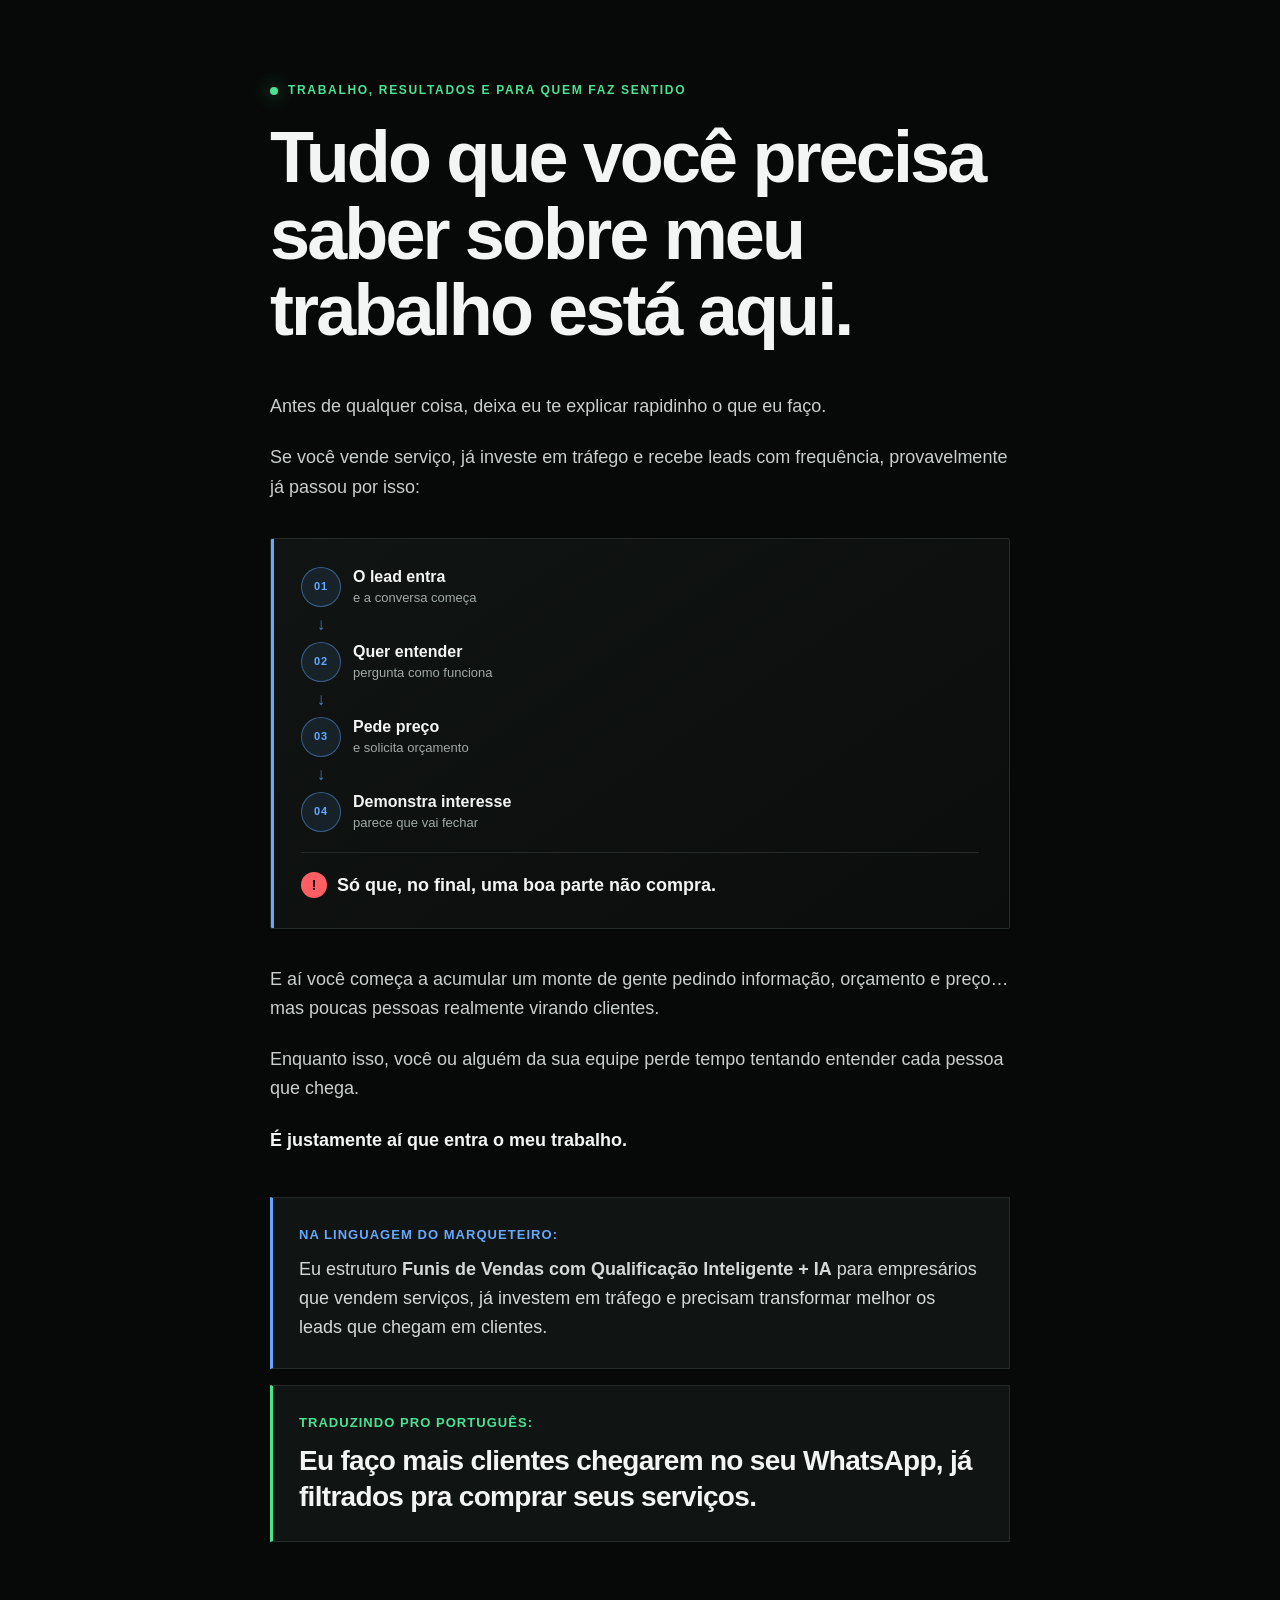
<file: carta-de-vendas/index.html>
<!doctype html>
<html lang="pt-BR">
  <head>
    <meta charset="UTF-8" />
    <meta name="viewport" content="width=device-width, initial-scale=1" />
    <meta name="theme-color" content="#070908" />
    <meta
      name="description"
      content="Qualificação inteligente para empresários que já investem em tráfego, recebem leads no WhatsApp e querem vender mais."
    />
    <meta property="og:type" content="website" />
    <meta property="og:locale" content="pt_BR" />
    <meta property="og:url" content="https://qualifique-melhor-venda-mais.agenciaf-mendes.chatgpt.site" />
    <meta property="og:title" content="Tudo que você precisa saber sobre meu trabalho está aqui." />
    <meta
      property="og:description"
      content="Para quem já gera leads no WhatsApp e precisa qualificar melhor para vender mais."
    />
    <meta property="og:image" content="https://qualifique-melhor-venda-mais.agenciaf-mendes.chatgpt.site/og.png" />
    <meta name="twitter:card" content="summary_large_image" />
    <meta name="twitter:title" content="Tudo que você precisa saber sobre meu trabalho está aqui." />
    <meta
      name="twitter:description"
      content="Para quem já gera leads no WhatsApp e precisa qualificar melhor para vender mais."
    />
    <meta name="twitter:image" content="https://qualifique-melhor-venda-mais.agenciaf-mendes.chatgpt.site/og.png" />
    <title>Qualificação Inteligente para vender mais pelo WhatsApp</title>
    <link rel="icon" href="favicon.svg" type="image/svg+xml" />
    <link rel="stylesheet" href="styles.css" />
    <!-- Meta Pixel Code -->
    <script>
      !(function (f, b, e, v, n, t, s) {
        if (f.fbq) return;
        n = f.fbq = function () {
          n.callMethod ? n.callMethod.apply(n, arguments) : n.queue.push(arguments);
        };
        if (!f._fbq) f._fbq = n;
        n.push = n;
        n.loaded = true;
        n.version = "2.0";
        n.queue = [];
        t = b.createElement(e);
        t.async = true;
        t.src = v;
        s = b.getElementsByTagName(e)[0];
        s.parentNode.insertBefore(t, s);
      })(window, document, "script", "https://connect.facebook.net/en_US/fbevents.js");
      fbq("init", "1375453404770616");
      fbq("track", "PageView");
    </script>
    <!-- End Meta Pixel Code -->
    <script src="script.js" defer></script>
  </head>

  <body>
    <noscript>
      <img
        height="1"
        width="1"
        style="display: none"
        src="https://www.facebook.com/tr?id=1375453404770616&amp;ev=PageView&amp;noscript=1"
        alt=""
      />
    </noscript>
    <main>
      <section class="hero section" aria-labelledby="hero-title">
        <div class="eyebrow"><span></span> Trabalho, resultados e para quem faz sentido</div>
        <h1 id="hero-title">Tudo que você precisa saber sobre meu trabalho está aqui.</h1>

        <div class="prose hero-copy">
          <p>Antes de qualquer coisa, deixa eu te explicar rapidinho o que eu faço.</p>
          <p>Se você vende serviço, já investe em tráfego e recebe leads com frequência, provavelmente já passou por isso:</p>
        </div>

        <div class="lead-story" aria-label="Caminho que um lead costuma percorrer antes de não comprar">
          <div class="lead-flow">
            <div class="lead-step">
              <span class="lead-step-icon" aria-hidden="true">01</span>
              <div><strong>O lead entra</strong><small>e a conversa começa</small></div>
            </div>
            <span class="flow-arrow" aria-hidden="true">↓</span>
            <div class="lead-step">
              <span class="lead-step-icon" aria-hidden="true">02</span>
              <div><strong>Quer entender</strong><small>pergunta como funciona</small></div>
            </div>
            <span class="flow-arrow" aria-hidden="true">↓</span>
            <div class="lead-step">
              <span class="lead-step-icon" aria-hidden="true">03</span>
              <div><strong>Pede preço</strong><small>e solicita orçamento</small></div>
            </div>
            <span class="flow-arrow" aria-hidden="true">↓</span>
            <div class="lead-step">
              <span class="lead-step-icon" aria-hidden="true">04</span>
              <div><strong>Demonstra interesse</strong><small>parece que vai fechar</small></div>
            </div>
          </div>
          <p class="story-turn"><span aria-hidden="true">!</span> Só que, no final, uma boa parte não compra.</p>
        </div>

        <div class="prose">
          <p>E aí você começa a acumular um monte de gente pedindo informação, orçamento e preço… mas poucas pessoas realmente virando clientes.</p>
          <p>Enquanto isso, você ou alguém da sua equipe perde tempo tentando entender cada pessoa que chega.</p>
          <p class="strong-line">É justamente aí que entra o meu trabalho.</p>
        </div>

        <div class="callouts">
          <article class="callout callout-blue">
            <p class="callout-label">Na linguagem do marqueteiro:</p>
            <p>Eu estruturo <strong>Funis de Vendas com Qualificação Inteligente + IA</strong> para empresários que vendem serviços, já investem em tráfego e precisam transformar melhor os leads que chegam em clientes.</p>
          </article>
          <article class="callout callout-green">
            <p class="callout-label">Traduzindo pro português:</p>
            <p class="callout-big">Eu faço mais clientes chegarem no seu WhatsApp, já filtrados pra comprar seus serviços.</p>
          </article>
        </div>
      </section>

      <section class="section" aria-labelledby="para-quem-title">
        <div class="section-kicker">01 — PARA QUEM É</div>
        <h2 id="para-quem-title">Para quem é o meu trabalho?</h2>
        <div class="prose">
          <p>Meu trabalho é para empresários que vendem serviços e já têm o negócio rodando.</p>
          <p>Normalmente, quem chega até mim:</p>
        </div>

        <ul class="check-list">
          <li>já investe pelo menos uns R$30 por dia em anúncios;</li>
          <li>já recebe em média 100 ou mais leads por mês;</li>
          <li>já usa o WhatsApp como parte da venda;</li>
          <li>já tem um serviço que vende;</li>
          <li>já vê gente entrando no WhatsApp todo dia;</li>
          <li>mas sente que está perdendo venda no meio do caminho.</li>
        </ul>

        <div class="prose">
          <p>Na prática, é aquele cenário clássico:</p>
        </div>
        <div class="stacked-lines">
          <span>você já está colocando dinheiro em anúncio.</span>
          <span>lead já está chegando.</span>
          <span>só que você percebeu que tem um problema na última parte.</span>
        </div>
        <div class="prose">
          <p>O problema é que você não está conseguindo qualificar direito quem chega.</p>
          <p>Aí fica você, sua secretária, sua recepção ou seu vendedor perdendo tempo com gente que não vai fechar… enquanto os melhores leads acabam se misturando no meio da bagunça.</p>
          <p>Pode ser você atendendo.<br />Pode ser uma secretária.<br />Pode ser recepção.<br />Pode ser vendedor.<br />Pode ser até você e sua esposa tocando isso juntos.</p>
          <p>O ponto é:</p>
        </div>

        <blockquote class="key-quote">
          <span>já tem lead chegando no seu WhatsApp.</span>
          <span>já tem dinheiro sendo colocado em anúncio.</span>
          <strong>mas você percebeu que está faltando qualificação pra vender mais.</strong>
        </blockquote>

        <p class="section-close">É pra esse cenário que eu entro.</p>
      </section>

      <section class="section" aria-labelledby="fora-title">
        <div class="section-kicker danger-kicker">02 — QUEM FICA DE FORA</div>
        <h2 id="fora-title">Agora deixa eu ser claro sobre quem fica de fora.</h2>

        <div class="alert-card">
          <p class="alert-title">Se você:</p>
          <ul class="x-list">
            <li>está começando do zero;</li>
            <li>ainda nem sabe direito o que vai vender;</li>
            <li>tem um serviço que ainda não validou;</li>
            <li>não investe nenhum real em tráfego;</li>
            <li>investe muito pouco e quase não gera lead;</li>
            <li>recebe pouquíssimos contatos no WhatsApp;</li>
            <li>está procurando só um chatbot barato;</li>
            <li>ou quer colocar IA no negócio só porque virou moda;</li>
          </ul>
          <p class="alert-verdict">meu trabalho não é pra você agora.</p>
        </div>

        <div class="prose">
          <p>Eu não entro pra inventar demanda do zero.</p>
          <p>Eu entro quando já existe movimento.</p>
        </div>
        <div class="stacked-lines compact">
          <span>Já existe anúncio rodando.</span>
          <span>Já existe lead entrando.</span>
          <span>Já existe gente chamando no WhatsApp.</span>
        </div>
        <div class="prose">
          <p>Só que você percebeu que está perdendo venda porque os leads chegam desqualificados ou mal atendidos.</p>
          <p class="strong-line">É aí que faz sentido falar comigo.</p>
        </div>
      </section>

      <section class="section wide-section" aria-labelledby="resultados-title">
        <div class="section-kicker">03 — PROVA</div>
        <h2 id="resultados-title">Resultados, projetos e background</h2>
        <p class="section-intro">Pra você confiar no que eu faço, aqui vão alguns projetos, números e bastidores de operações em que já atuei com estratégia, funil e aquisição.</p>

        <div class="metrics-grid">
          <article class="metric-card metric-featured"><span>R$</span><strong>1.017.471,53</strong><p>em vendas brutas</p></article>
          <article class="metric-card"><span>+</span><strong>4 mil</strong><p>ingressos vendidos em um único dia</p></article>
          <article class="metric-card"><span>R$</span><strong>181.759,73</strong><p>em receita · 385 vendas</p></article>
          <article class="metric-card"><span>R$</span><strong>121.548,46</strong><p>em receita · 618 vendas</p></article>
          <article class="metric-card"><span>ROAS</span><strong>8,84</strong><p>R$94.201,72 vendidos<br />R$10.648,06 investidos</p></article>
          <article class="metric-card"><span>↑</span><strong>Acima da média</strong><p>em campanhas com ROAS</p></article>
        </div>

        <div class="proof-gallery" aria-label="Galeria de resultados">
          <!-- IMAGENS DE RESULTADOS: arquivos otimizados para WebP e leitura no mobile -->
          <figure class="proof-image proof-wide"><img src="images/resultado-vendas-1m.webp" alt="Print de operação com R$ 1.017.471,53 em vendas brutas" width="1170" height="797" loading="lazy" /></figure>
          <figure class="proof-image"><img src="images/resultado-ingressos-dia.webp" alt="Conversa sobre quase quatro mil pessoas em um dia" width="1170" height="1084" loading="lazy" /></figure>
          <figure class="proof-image"><img src="images/resultado-receita-181k.webp" alt="Painel com R$ 181.759,73 em receita e 385 vendas" width="1170" height="1135" loading="lazy" /></figure>
          <figure class="proof-image"><img src="images/resultado-receita-121k.webp" alt="Painel com R$ 121.548,46 em receita e 618 vendas" width="1169" height="1600" loading="lazy" /></figure>
          <figure class="proof-image"><img src="images/resultado-roas-884.webp" alt="Resumo de campanha com R$ 94.201,72 vendidos e ROAS 8,84" width="1170" height="1207" loading="lazy" /></figure>
          <figure class="proof-image proof-wide"><img src="images/resultado-campanhas-roas.webp" alt="Painel de campanhas com ROAS acima da média" width="1170" height="594" loading="lazy" /></figure>
        </div>

        <h3>Alguns bastidores</h3>
        <div class="backstage-carousel" data-carousel aria-label="Carrossel de bastidores">
          <div class="backstage-track" data-carousel-track tabindex="0">
          <!-- IMAGEM: foto recebendo premiação -->
            <figure class="backstage-photo"><img src="images/bastidor-premiacao.webp" alt="Recebendo premiação em evento" width="1600" height="1067" loading="lazy" decoding="async" /><figcaption><span>01</span> Premiação e reconhecimento</figcaption></figure>
          <!-- IMAGEM: foto gravando depoimento ou conteúdo -->
            <figure class="backstage-photo"><img src="images/bastidor-gravacao.webp" alt="Bastidores de gravação em estúdio" width="1200" height="1600" loading="lazy" decoding="async" /><figcaption><span>02</span> Bastidores de gravação</figcaption></figure>
          <!-- IMAGEM: foto ao lado de referências ou em ambiente profissional -->
            <figure class="backstage-photo"><img src="images/bastidor-conexoes.webp" alt="Conexão profissional durante evento" width="1200" height="1600" loading="lazy" decoding="async" /><figcaption><span>03</span> Conexões e projetos</figcaption></figure>
          </div>
          <div class="carousel-controls">
            <button class="carousel-button" type="button" data-carousel-prev aria-label="Ver foto anterior">←</button>
            <p class="carousel-status" aria-live="polite"><strong data-carousel-current>1</strong> / <span>3</span></p>
            <button class="carousel-button" type="button" data-carousel-next aria-label="Ver próxima foto">→</button>
          </div>
        </div>
      </section>

      <section class="section wide-section" aria-labelledby="experts-title">
        <div class="section-kicker">04 — EXPERIÊNCIA</div>
        <h2 id="experts-title">Alguns experts e operações com quem já trabalhei</h2>
        <p class="section-intro">Ao longo dos últimos anos, também participei do desenvolvimento de funis, estratégias e aquisição para experts e negócios relevantes no Brasil e na América Latina.</p>

        <div class="experts-grid">
          <!-- IMAGENS DOS EXPERTS: recortes dos perfis enviados -->
          <article class="expert-card"><img class="expert-avatar" src="images/expert-leonardo-arias.webp" alt="Leonardo Arias" width="302" height="302" loading="lazy" decoding="async" /><div><div class="expert-heading"><h4>Leonardo Arias</h4><span class="verified-badge" aria-label="Verificado" title="Verificado">✓</span></div><p class="expert-niche"><span>Nicho</span> IA e Mini Apps</p></div></article>
          <article class="expert-card"><img class="expert-avatar" src="images/expert-bryan-santos.webp" alt="Bryan Santos" width="258" height="258" loading="lazy" decoding="async" /><div><div class="expert-heading"><h4>Bryan Santos</h4><span class="verified-badge" aria-label="Verificado" title="Verificado">✓</span></div><p class="expert-niche"><span>Nicho</span> Empreendedorismo</p></div></article>
          <article class="expert-card"><img class="expert-avatar" src="images/expert-juan-villafuerte.webp" alt="Juan Carlos Villafuerte" width="256" height="256" loading="lazy" decoding="async" /><div><div class="expert-heading"><h4>Juan Carlos Villafuerte</h4><span class="verified-badge" aria-label="Verificado" title="Verificado">✓</span></div><p class="expert-niche"><span>Nicho</span> Infoprodutos com IA</p></div></article>
          <article class="expert-card"><img class="expert-avatar" src="images/expert-yan-pedro.webp" alt="Yan Pedro do Hey Investidor" width="264" height="264" loading="lazy" decoding="async" /><div><div class="expert-heading"><h4>Yan Pedro / Hey Investidor</h4><span class="verified-badge" aria-label="Verificado" title="Verificado">✓</span></div><p class="expert-niche"><span>Nicho</span> Educação financeira e digital</p></div></article>
          <article class="expert-card"><img class="expert-avatar" src="images/expert-enzo-kim.webp" alt="Enzo Kim" width="302" height="302" loading="lazy" decoding="async" /><div><div class="expert-heading"><h4>Enzo Kim</h4><span class="verified-badge" aria-label="Verificado" title="Verificado">✓</span></div><p class="expert-niche"><span>Nicho</span> Moda masculina e estilo</p></div></article>
          <article class="expert-card"><img class="expert-avatar" src="images/expert-emanuel-couto.webp" alt="Emanuel Couto" width="256" height="256" loading="lazy" decoding="async" /><div><div class="expert-heading"><h4>Emanuel Couto</h4><span class="verified-badge" aria-label="Verificado" title="Verificado">✓</span></div><p class="expert-niche"><span>Nicho</span> Amazon e marketplaces</p></div></article>
          <article class="expert-card expert-card-igor"><span class="expert-avatar expert-avatar-igor" role="img" aria-label="Igor Kadooka"></span><div><div class="expert-heading"><h4>Igor Kadooka</h4><span class="verified-badge" aria-label="Verificado" title="Verificado">✓</span></div><p class="expert-niche"><span>Nicho</span> Negócios digitais e escala</p></div></article>
        </div>
      </section>

      <section class="section cta-section" aria-labelledby="cta-title">
        <div class="section-kicker green-kicker">05 — PRÓXIMO PASSO</div>
        <h2 id="cta-title">Aplicar para a minha <span>IMPLEMENTAÇÃO</span></h2>
        <div class="prose">
          <p>Se você vende serviços, já investe em tráfego, já recebe leads no WhatsApp e percebeu que está perdendo venda por falta de qualificação, você pode falar comigo aqui.</p>
          <p>Eu vou entender como seu processo funciona hoje e ver se faz sentido implementar uma estrutura de Qualificação Inteligente + IA no seu negócio.</p>
        </div>

        <div class="attention-card">
          <p class="attention-heading">⚠️ ATENÇÃO, NÃO CLIQUE NO LINK SE VOCÊ:</p>
          <ol>
            <li>ainda está começando do zero</li>
            <li>não investe em anúncios</li>
            <li>quase não recebe leads no WhatsApp</li>
            <li>ainda não tem um serviço que vende</li>
            <li>está procurando só um chatbot barato</li>
          </ol>
        </div>

        <p class="cta-qualifier">Se esse não é o seu caso e você já percebeu que o problema não é só gerar lead, mas <strong>qualificar melhor quem chega</strong>, então faz sentido conversar.</p>

        <div class="cta-wrap">
          <a class="whatsapp-cta" data-whatsapp data-meta-event="Contact" target="_blank" rel="noopener noreferrer">CLIQUE AQUI PARA FALAR COMIGO</a>
          <div class="cta-arrows" aria-hidden="true">⬆️ ⬆️ ⬆️ ⬆️ ⬆️ ⬆️</div>
          <p>Conversa direta pelo WhatsApp.</p>
        </div>
      </section>

      <section class="section faq-section" aria-labelledby="faq-title">
        <div class="section-kicker">06 — SEM ENROLAÇÃO</div>
        <h2 id="faq-title">Perguntas rápidas</h2>

        <div class="faq-list">
          <details>
            <summary>Você vai fazer isso por mim?</summary>
            <p>Sim, se eu enxergar que faz sentido pro seu negócio, a implementação pode ser feita com você.</p>
          </details>
          <details>
            <summary>Isso é só um chatbot?</summary>
            <p>Não. O bot é só uma parte. O principal é a lógica de funil, qualificação e direcionamento dos leads.</p>
          </details>
          <details>
            <summary>Preciso ter equipe grande?</summary>
            <p>Não. Pode ser você, secretária, recepção ou vendedor. O importante é já existir lead entrando e venda acontecendo pelo WhatsApp.</p>
          </details>
          <details>
            <summary>Se eu não gero lead ainda, faz sentido?</summary>
            <p>Não agora. Primeiro você precisa ter demanda entrando.</p>
          </details>
        </div>
      </section>
    </main>
  </body>
</html>
</file>
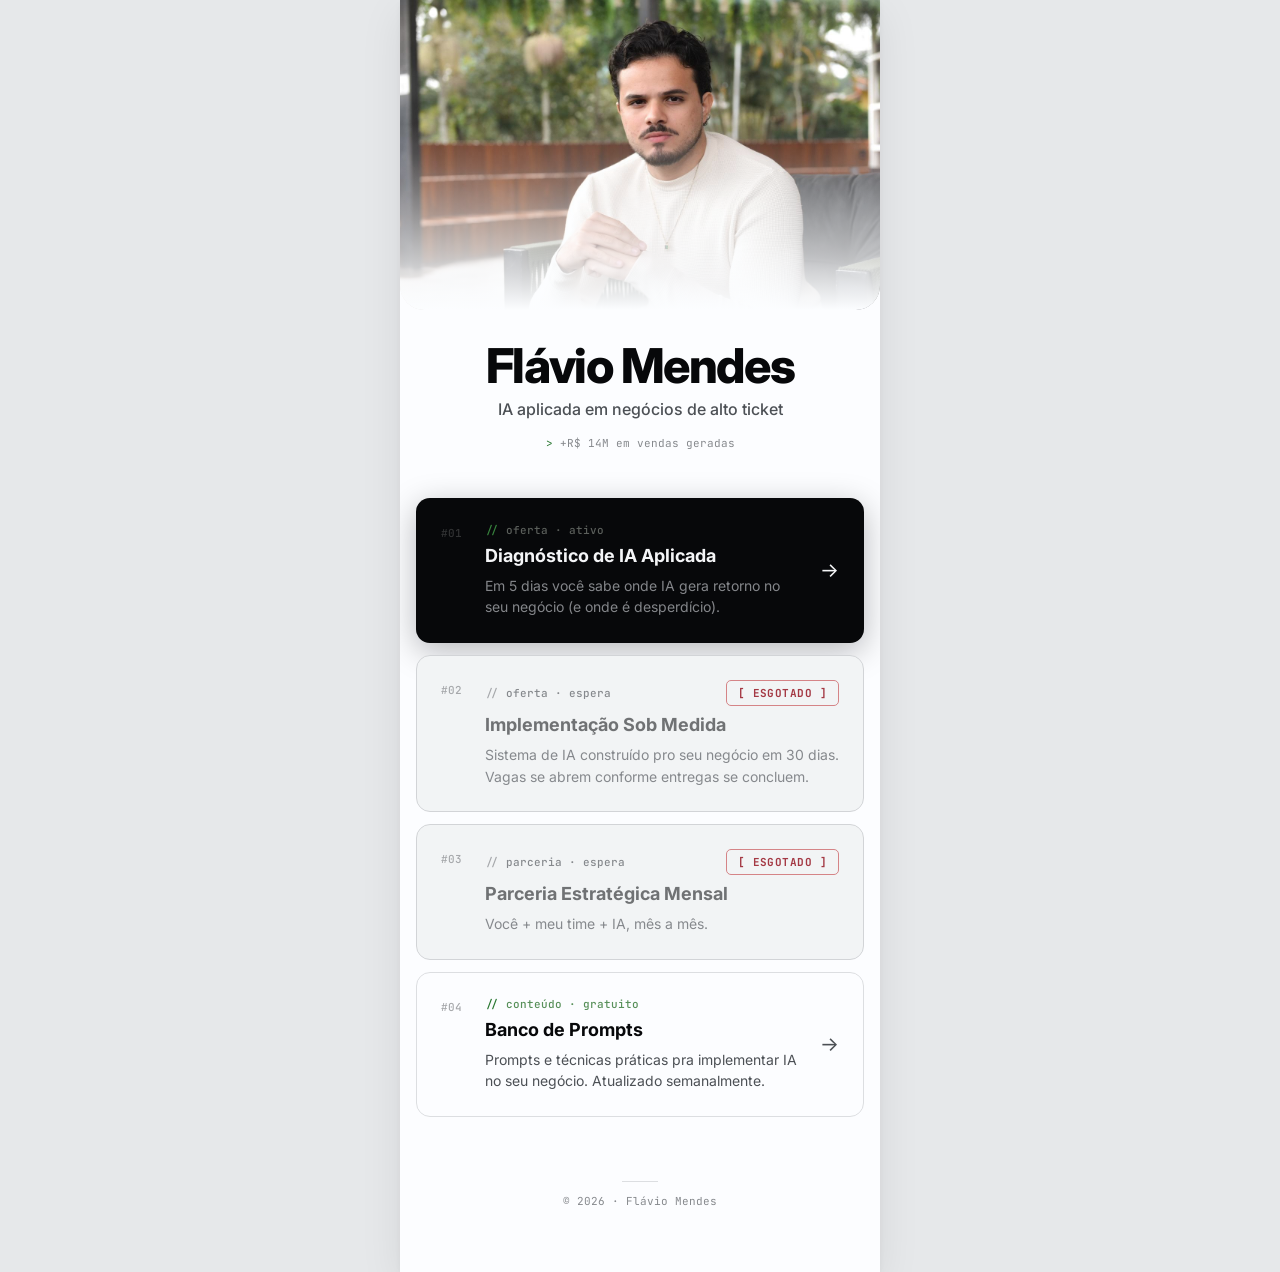
<file: links/index.html>
<!DOCTYPE html>
<html lang="pt-BR">
<head>
  <meta charset="UTF-8">
  <meta name="viewport" content="width=device-width, initial-scale=1.0">
  <title>Flávio Mendes · IA aplicada em negócios de alto ticket</title>
  <meta name="description" content="Diagnóstico de IA, conteúdo e implementação para negócios que vendem caro.">

  <meta property="og:title" content="Flávio Mendes · IA aplicada em negócios de alto ticket">
  <meta property="og:description" content="Diagnóstico de IA, conteúdo e implementação para negócios que vendem caro.">
  <meta property="og:image" content="https://escalacomia.com.br/links/assets/flavio.jpg">
  <meta property="og:url" content="https://escalacomia.com.br/links/">
  <meta property="og:type" content="website">
  <meta name="twitter:card" content="summary_large_image">

  <link rel="icon" href="data:image/svg+xml,%3Csvg xmlns='http://www.w3.org/2000/svg' viewBox='0 0 32 32'%3E%3Crect width='32' height='32' rx='7' fill='%2309090B'/%3E%3Ctext x='16' y='22' text-anchor='middle' font-family='Inter%2C sans-serif' font-size='20' font-weight='800' fill='%23FFFFFF'%3EF%3C/text%3E%3C/svg%3E">

  <link rel="preconnect" href="https://fonts.googleapis.com">
  <link rel="preconnect" href="https://fonts.gstatic.com" crossorigin>
  <link href="https://fonts.googleapis.com/css2?family=Inter:wght@400;500;600;700;800&family=JetBrains+Mono:wght@400;500;700&display=swap" rel="stylesheet">

  <!--
    GA4: descomente e substitua GA-XXXXXXXX pelo ID real
    <script async src="https://www.googletagmanager.com/gtag/js?id=GA-XXXXXXXX"></script>
    <script>
      window.dataLayer = window.dataLayer || [];
      function gtag(){dataLayer.push(arguments);}
      gtag('js', new Date());
      gtag('config', 'GA-XXXXXXXX');
    </script>
  -->

  <link rel="stylesheet" href="styles.css">
</head>
<body>
  <main class="container">

    <!-- Hero — foto full-bleed com fade de saída para o branco -->
    <div class="hero">
      <img
        class="hero__img"
        src="assets/flavio.jpg"
        alt="Flávio Mendes — Especialista em IA aplicada"
        loading="eager"
        fetchpriority="high"
      >
      <div class="hero__fade" aria-hidden="true"></div>
    </div>

    <!-- Identidade -->
    <header class="header">
      <h1 class="name">Flávio Mendes</h1>
      <p class="position">IA aplicada em negócios de alto ticket</p>
      <p class="credibility">+R$&nbsp;14M em vendas geradas</p>
    </header>

    <!-- Cards -->
    <section class="links" aria-label="Links principais">

      <!-- #01 — Diagnóstico (principal, dark) -->
      <a
        class="card card--primary"
        href="https://wa.me/5511977556835?text=Ol%C3%A1!%20Vim%20atr%C3%A1s%20do%20diagn%C3%B3stico%20de%20IA!"
        target="_blank"
        rel="noopener noreferrer"
        data-event="click_diagnostico"
      >
        <span class="card__num" aria-hidden="true">#01</span>
        <div class="card__body">
          <span class="card__label card__label--active">oferta · ativo</span>
          <h2 class="card__title">Diagnóstico de IA Aplicada</h2>
          <p class="card__desc">Em 5 dias você sabe onde IA gera retorno no seu negócio (e onde é desperdício).</p>
        </div>
        <span class="card__arrow" aria-hidden="true">→</span>
      </a>

      <!-- #02 — Implementação (bloqueado) -->
      <div class="card card--locked" aria-disabled="true">
        <span class="card__num" aria-hidden="true">#02</span>
        <div class="card__body">
          <div class="card__top">
            <span class="card__label">oferta · espera</span>
            <span class="card__badge" aria-label="Bloqueado: vagas esgotadas">[&nbsp;ESGOTADO&nbsp;]</span>
          </div>
          <h2 class="card__title">Implementação Sob Medida</h2>
          <p class="card__desc">Sistema de IA construído pro seu negócio em 30 dias. Vagas se abrem conforme entregas se concluem.</p>
        </div>
      </div>

      <!-- #03 — Parceria (bloqueado) -->
      <div class="card card--locked" aria-disabled="true">
        <span class="card__num" aria-hidden="true">#03</span>
        <div class="card__body">
          <div class="card__top">
            <span class="card__label">parceria · espera</span>
            <span class="card__badge" aria-label="Bloqueado: vagas esgotadas">[&nbsp;ESGOTADO&nbsp;]</span>
          </div>
          <h2 class="card__title">Parceria Estratégica Mensal</h2>
          <p class="card__desc">Você + meu time + IA, mês a mês.</p>
        </div>
      </div>

      <!-- #04 — Banco de Prompts (secundário) -->
      <a
        class="card card--secondary"
        href="https://escalacomia.com.br/prompts/"
        target="_blank"
        rel="noopener noreferrer"
        data-event="click_prompts"
      >
        <span class="card__num" aria-hidden="true">#04</span>
        <div class="card__body">
          <span class="card__label card__label--active">conteúdo · gratuito</span>
          <h2 class="card__title">Banco de Prompts</h2>
          <p class="card__desc">Prompts e técnicas práticas pra implementar IA no seu negócio. Atualizado semanalmente.</p>
        </div>
        <span class="card__arrow" aria-hidden="true">→</span>
      </a>

    </section>

    <!-- Footer -->
    <footer class="footer">
      <div class="footer__rule"></div>
      <p class="footer__text">© 2026 · Flávio Mendes</p>
    </footer>

  </main>

  <script src="script.js"></script>
</body>
</html>
</file>
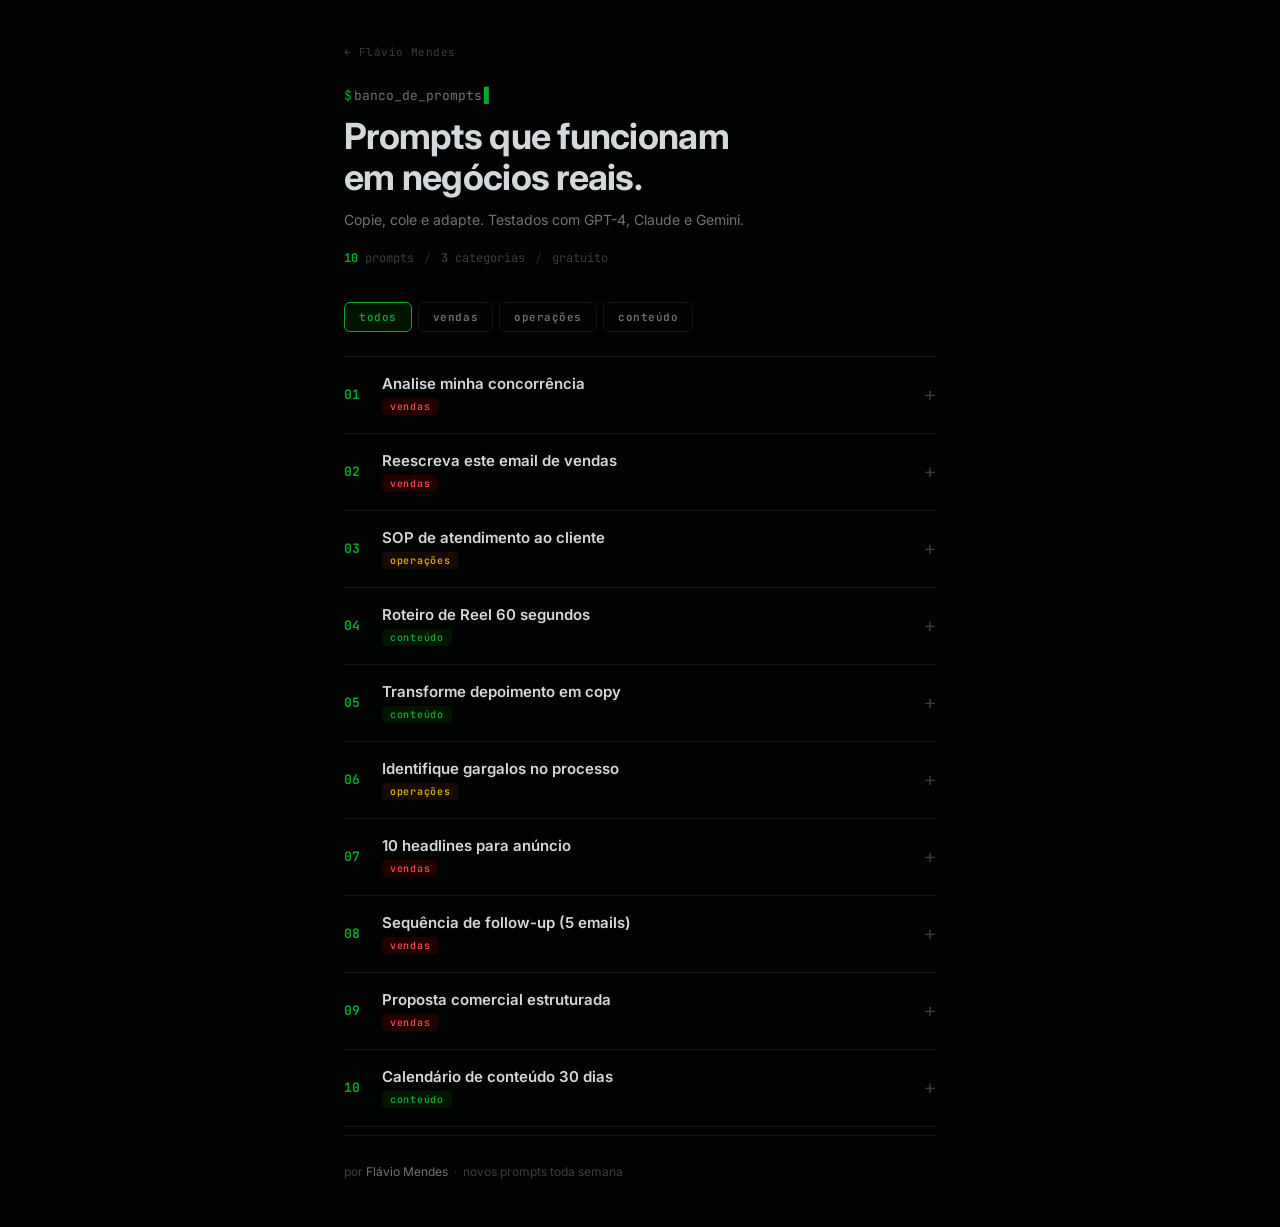
<file: prompts/index.html>
<!DOCTYPE html>
<html lang="pt-BR">
<head>
  <meta charset="UTF-8">
  <meta name="viewport" content="width=device-width, initial-scale=1.0">
  <title>Banco de Prompts · Flávio Mendes</title>
  <meta name="description" content="10 prompts testados para aplicar IA em negócios de alto ticket. Copie e use agora.">
  <meta property="og:title" content="Banco de Prompts · Flávio Mendes">
  <meta property="og:description" content="Prompts testados para aplicar IA em negócios de alto ticket.">
  <meta property="og:type" content="website">

  <link rel="icon" href="data:image/svg+xml,%3Csvg xmlns='http://www.w3.org/2000/svg' viewBox='0 0 32 32'%3E%3Crect width='32' height='32' rx='4' fill='%230A0A0F'/%3E%3Ctext x='16' y='22' text-anchor='middle' font-family='monospace' font-size='16' font-weight='700' fill='%2322c55e'%3E%3E_%3C/text%3E%3C/svg%3E">

  <link rel="preconnect" href="https://fonts.googleapis.com">
  <link rel="preconnect" href="https://fonts.gstatic.com" crossorigin>
  <link href="https://fonts.googleapis.com/css2?family=JetBrains+Mono:wght@400;500;600;700&family=Inter:wght@400;500;600;700&display=swap" rel="stylesheet">

  <link rel="stylesheet" href="styles.css">
</head>
<body>
<div class="layout">

  <!-- ── HEADER ── -->
  <header class="header">
    <a class="back-link" href="https://escalacomia.com.br/links/">← Flávio Mendes</a>

    <div class="header__hero">
      <p class="header__eyebrow"><span class="green">$</span> banco_de_prompts<span class="cursor">▋</span></p>
      <h1 class="header__title">Prompts que funcionam<br>em negócios reais.</h1>
      <p class="header__sub">Copie, cole e adapte. Testados com GPT-4, Claude e Gemini.</p>
    </div>

    <div class="stats">
      <span class="stat"><span class="stat__n green">10</span> prompts</span>
      <span class="stat__sep">/</span>
      <span class="stat"><span class="stat__n">3</span> categorias</span>
      <span class="stat__sep">/</span>
      <span class="stat">gratuito</span>
    </div>
  </header>

  <!-- ── FILTROS ── -->
  <nav class="filters" aria-label="Filtrar por categoria">
    <button class="filter is-active" data-filter="todos">todos</button>
    <button class="filter" data-filter="vendas">vendas</button>
    <button class="filter" data-filter="operações">operações</button>
    <button class="filter" data-filter="conteúdo">conteúdo</button>
  </nav>

  <!-- ── LISTA ── -->
  <main class="feed" id="feed">

    <!-- ════ 01 ════ -->
    <article class="entry" data-cat="vendas">
      <button class="entry__trigger" aria-expanded="false">
        <span class="entry__num">01</span>
        <div class="entry__meta">
          <span class="entry__title">Analise minha concorrência</span>
          <span class="tag tag--red">vendas</span>
        </div>
        <span class="entry__toggle" aria-hidden="true">+</span>
      </button>

      <div class="entry__panel" hidden>
        <div class="window">
          <div class="window__bar">
            <span class="window__dots" aria-hidden="true"><i></i><i></i><i></i></span>
            <span class="window__file">prompt_01.sh</span>
          </div>
          <pre class="window__code"><span class="c">// copie, substitua os [colchetes] e cole no seu assistente</span>

Analise os seguintes concorrentes: [cole os links ou descreva].

Para cada um, identifique:
  1. Proposta de valor principal
  2. Pontos fracos visíveis (depoimentos, avaliações)
  3. Público aparente pela linguagem usada

Ao final, sugira 5 diferenciais únicos que posso comunicar
no meu marketing sem citar os concorrentes diretamente.</pre>
        </div>

        <div class="entry__actions">
          <button class="btn-copy" type="button" data-copy>
            <span class="btn-copy__ic">⎘</span> copiar prompt
          </button>
        </div>

        <div class="cta-card">
          <div class="cta-card__body">
            <p class="cta-card__label">// próximo nível</p>
            <p class="cta-card__title">Diagnóstico de IA Aplicada</p>
            <p class="cta-card__desc">Em 5 dias mapeamos onde IA gera retorno real no seu negócio.</p>
          </div>
          <a class="cta-card__btn" href="https://calendly.com/flavio-aiops/diagnostico" target="_blank" rel="noopener noreferrer">
            Agendar diagnóstico →
          </a>
        </div>
      </div>
    </article>

    <!-- ════ 02 ════ -->
    <article class="entry" data-cat="vendas">
      <button class="entry__trigger" aria-expanded="false">
        <span class="entry__num">02</span>
        <div class="entry__meta">
          <span class="entry__title">Reescreva este email de vendas</span>
          <span class="tag tag--red">vendas</span>
        </div>
        <span class="entry__toggle" aria-hidden="true">+</span>
      </button>

      <div class="entry__panel" hidden>
        <div class="window">
          <div class="window__bar">
            <span class="window__dots" aria-hidden="true"><i></i><i></i><i></i></span>
            <span class="window__file">prompt_02.sh</span>
          </div>
          <pre class="window__code"><span class="c">// copie, substitua os [colchetes] e cole no seu assistente</span>

Reescreva o email abaixo para soar mais direto, urgente
e focado no resultado do cliente, não nas características.

Regras:
  - Zero linguagem corporativa
  - O leitor decide em 8 segundos se continua lendo
  - Máximo 150 palavras
  - CTA na última linha, sem rodeios

[cole o email original aqui]</pre>
        </div>

        <div class="entry__actions">
          <button class="btn-copy" type="button" data-copy>
            <span class="btn-copy__ic">⎘</span> copiar prompt
          </button>
        </div>

        <div class="cta-card">
          <div class="cta-card__body">
            <p class="cta-card__label">// próximo nível</p>
            <p class="cta-card__title">Diagnóstico de IA Aplicada</p>
            <p class="cta-card__desc">Em 5 dias mapeamos onde IA gera retorno real no seu negócio.</p>
          </div>
          <a class="cta-card__btn" href="https://calendly.com/flavio-aiops/diagnostico" target="_blank" rel="noopener noreferrer">
            Agendar diagnóstico →
          </a>
        </div>
      </div>
    </article>

    <!-- ════ 03 ════ -->
    <article class="entry" data-cat="operações">
      <button class="entry__trigger" aria-expanded="false">
        <span class="entry__num">03</span>
        <div class="entry__meta">
          <span class="entry__title">SOP de atendimento ao cliente</span>
          <span class="tag tag--yellow">operações</span>
        </div>
        <span class="entry__toggle" aria-hidden="true">+</span>
      </button>

      <div class="entry__panel" hidden>
        <div class="window">
          <div class="window__bar">
            <span class="window__dots" aria-hidden="true"><i></i><i></i><i></i></span>
            <span class="window__file">prompt_03.sh</span>
          </div>
          <pre class="window__code"><span class="c">// copie, substitua os [colchetes] e cole no seu assistente</span>

Crie um SOP de atendimento ao cliente para: [produto/serviço].

Inclua:
  - Script de boas-vindas
  - As 5 objeções mais comuns com respostas prontas
  - Protocolo para reclamações e reembolsos
  - Critérios para escalar ao responsável

Formato: tópicos diretos que qualquer funcionário
possa seguir sem supervisão.</pre>
        </div>

        <div class="entry__actions">
          <button class="btn-copy" type="button" data-copy>
            <span class="btn-copy__ic">⎘</span> copiar prompt
          </button>
        </div>

        <div class="cta-card">
          <div class="cta-card__body">
            <p class="cta-card__label">// próximo nível</p>
            <p class="cta-card__title">Diagnóstico de IA Aplicada</p>
            <p class="cta-card__desc">Em 5 dias mapeamos onde IA gera retorno real no seu negócio.</p>
          </div>
          <a class="cta-card__btn" href="https://calendly.com/flavio-aiops/diagnostico" target="_blank" rel="noopener noreferrer">
            Agendar diagnóstico →
          </a>
        </div>
      </div>
    </article>

    <!-- ════ 04 ════ -->
    <article class="entry" data-cat="conteúdo">
      <button class="entry__trigger" aria-expanded="false">
        <span class="entry__num">04</span>
        <div class="entry__meta">
          <span class="entry__title">Roteiro de Reel 60 segundos</span>
          <span class="tag tag--green">conteúdo</span>
        </div>
        <span class="entry__toggle" aria-hidden="true">+</span>
      </button>

      <div class="entry__panel" hidden>
        <div class="window">
          <div class="window__bar">
            <span class="window__dots" aria-hidden="true"><i></i><i></i><i></i></span>
            <span class="window__file">prompt_04.sh</span>
          </div>
          <pre class="window__code"><span class="c">// copie, substitua os [colchetes] e cole no seu assistente</span>

Crie um roteiro de 60 segundos para um Reel sobre [tema].

Estrutura:
  00–03s   gancho que para o scroll
  03–15s   problema ou tensão
  15–50s   3 pontos práticos
  50–60s   CTA direto

Tom: especialista que respeita o tempo do espectador.
Sem intros longas, sem enrolação.</pre>
        </div>

        <div class="entry__actions">
          <button class="btn-copy" type="button" data-copy>
            <span class="btn-copy__ic">⎘</span> copiar prompt
          </button>
        </div>

        <div class="cta-card">
          <div class="cta-card__body">
            <p class="cta-card__label">// próximo nível</p>
            <p class="cta-card__title">Diagnóstico de IA Aplicada</p>
            <p class="cta-card__desc">Em 5 dias mapeamos onde IA gera retorno real no seu negócio.</p>
          </div>
          <a class="cta-card__btn" href="https://calendly.com/flavio-aiops/diagnostico" target="_blank" rel="noopener noreferrer">
            Agendar diagnóstico →
          </a>
        </div>
      </div>
    </article>

    <!-- ════ 05 ════ -->
    <article class="entry" data-cat="conteúdo">
      <button class="entry__trigger" aria-expanded="false">
        <span class="entry__num">05</span>
        <div class="entry__meta">
          <span class="entry__title">Transforme depoimento em copy</span>
          <span class="tag tag--green">conteúdo</span>
        </div>
        <span class="entry__toggle" aria-hidden="true">+</span>
      </button>

      <div class="entry__panel" hidden>
        <div class="window">
          <div class="window__bar">
            <span class="window__dots" aria-hidden="true"><i></i><i></i><i></i></span>
            <span class="window__file">prompt_05.sh</span>
          </div>
          <pre class="window__code"><span class="c">// copie, substitua os [colchetes] e cole no seu assistente</span>

Transforme o depoimento abaixo em 3 versões de copy:

  1. Post de feed longo — resultado antes/depois
  2. Legenda curta (3 linhas) — para Reel
  3. Stories — formato pergunta/resposta

Mantenha as palavras do cliente sempre que possível.
Não invente dados nem resultados.

[cole o depoimento aqui]</pre>
        </div>

        <div class="entry__actions">
          <button class="btn-copy" type="button" data-copy>
            <span class="btn-copy__ic">⎘</span> copiar prompt
          </button>
        </div>

        <div class="cta-card">
          <div class="cta-card__body">
            <p class="cta-card__label">// próximo nível</p>
            <p class="cta-card__title">Diagnóstico de IA Aplicada</p>
            <p class="cta-card__desc">Em 5 dias mapeamos onde IA gera retorno real no seu negócio.</p>
          </div>
          <a class="cta-card__btn" href="https://calendly.com/flavio-aiops/diagnostico" target="_blank" rel="noopener noreferrer">
            Agendar diagnóstico →
          </a>
        </div>
      </div>
    </article>

    <!-- ════ 06 ════ -->
    <article class="entry" data-cat="operações">
      <button class="entry__trigger" aria-expanded="false">
        <span class="entry__num">06</span>
        <div class="entry__meta">
          <span class="entry__title">Identifique gargalos no processo</span>
          <span class="tag tag--yellow">operações</span>
        </div>
        <span class="entry__toggle" aria-hidden="true">+</span>
      </button>

      <div class="entry__panel" hidden>
        <div class="window">
          <div class="window__bar">
            <span class="window__dots" aria-hidden="true"><i></i><i></i><i></i></span>
            <span class="window__file">prompt_06.sh</span>
          </div>
          <pre class="window__code"><span class="c">// copie, substitua os [colchetes] e cole no seu assistente</span>

Vou descrever um processo do meu negócio. Sua tarefa:

  1. Mapeie cada etapa em formato de fluxo linear
  2. Identifique os 3 maiores gargalos que causam
     atraso ou perda de qualidade
  3. Sugira uma solução implementável para cada gargalo

[descreva o processo em detalhes]</pre>
        </div>

        <div class="entry__actions">
          <button class="btn-copy" type="button" data-copy>
            <span class="btn-copy__ic">⎘</span> copiar prompt
          </button>
        </div>

        <div class="cta-card">
          <div class="cta-card__body">
            <p class="cta-card__label">// próximo nível</p>
            <p class="cta-card__title">Diagnóstico de IA Aplicada</p>
            <p class="cta-card__desc">Em 5 dias mapeamos onde IA gera retorno real no seu negócio.</p>
          </div>
          <a class="cta-card__btn" href="https://calendly.com/flavio-aiops/diagnostico" target="_blank" rel="noopener noreferrer">
            Agendar diagnóstico →
          </a>
        </div>
      </div>
    </article>

    <!-- ════ 07 ════ -->
    <article class="entry" data-cat="vendas">
      <button class="entry__trigger" aria-expanded="false">
        <span class="entry__num">07</span>
        <div class="entry__meta">
          <span class="entry__title">10 headlines para anúncio</span>
          <span class="tag tag--red">vendas</span>
        </div>
        <span class="entry__toggle" aria-hidden="true">+</span>
      </button>

      <div class="entry__panel" hidden>
        <div class="window">
          <div class="window__bar">
            <span class="window__dots" aria-hidden="true"><i></i><i></i><i></i></span>
            <span class="window__file">prompt_07.sh</span>
          </div>
          <pre class="window__code"><span class="c">// copie, substitua os [colchetes] e cole no seu assistente</span>

Crie 10 headlines para um anúncio de [produto/serviço]
para [perfil do público]. Varie o ângulo:

  3x  resultado final
  3x  dor ou problema
  2x  curiosidade
  2x  prova social implícita

Máximo 8 palavras cada. Para as 3 melhores, escreva
também uma frase de subheadline de apoio.</pre>
        </div>

        <div class="entry__actions">
          <button class="btn-copy" type="button" data-copy>
            <span class="btn-copy__ic">⎘</span> copiar prompt
          </button>
        </div>

        <div class="cta-card">
          <div class="cta-card__body">
            <p class="cta-card__label">// próximo nível</p>
            <p class="cta-card__title">Diagnóstico de IA Aplicada</p>
            <p class="cta-card__desc">Em 5 dias mapeamos onde IA gera retorno real no seu negócio.</p>
          </div>
          <a class="cta-card__btn" href="https://calendly.com/flavio-aiops/diagnostico" target="_blank" rel="noopener noreferrer">
            Agendar diagnóstico →
          </a>
        </div>
      </div>
    </article>

    <!-- ════ 08 ════ -->
    <article class="entry" data-cat="vendas">
      <button class="entry__trigger" aria-expanded="false">
        <span class="entry__num">08</span>
        <div class="entry__meta">
          <span class="entry__title">Sequência de follow-up (5 emails)</span>
          <span class="tag tag--red">vendas</span>
        </div>
        <span class="entry__toggle" aria-hidden="true">+</span>
      </button>

      <div class="entry__panel" hidden>
        <div class="window">
          <div class="window__bar">
            <span class="window__dots" aria-hidden="true"><i></i><i></i><i></i></span>
            <span class="window__file">prompt_08.sh</span>
          </div>
          <pre class="window__code"><span class="c">// copie, substitua os [colchetes] e cole no seu assistente</span>

Escreva 5 emails de follow-up para um lead que demonstrou
interesse em [produto/serviço] mas não comprou.

  email 01  +24h   reengage suave
  email 02   +3d   prova social
  email 03   +7d   objeção mais comum respondida
  email 04  +14d   escassez ou benefício adicional
  email 05  +21d   último contato, porta aberta</pre>
        </div>

        <div class="entry__actions">
          <button class="btn-copy" type="button" data-copy>
            <span class="btn-copy__ic">⎘</span> copiar prompt
          </button>
        </div>

        <div class="cta-card">
          <div class="cta-card__body">
            <p class="cta-card__label">// próximo nível</p>
            <p class="cta-card__title">Diagnóstico de IA Aplicada</p>
            <p class="cta-card__desc">Em 5 dias mapeamos onde IA gera retorno real no seu negócio.</p>
          </div>
          <a class="cta-card__btn" href="https://calendly.com/flavio-aiops/diagnostico" target="_blank" rel="noopener noreferrer">
            Agendar diagnóstico →
          </a>
        </div>
      </div>
    </article>

    <!-- ════ 09 ════ -->
    <article class="entry" data-cat="vendas">
      <button class="entry__trigger" aria-expanded="false">
        <span class="entry__num">09</span>
        <div class="entry__meta">
          <span class="entry__title">Proposta comercial estruturada</span>
          <span class="tag tag--red">vendas</span>
        </div>
        <span class="entry__toggle" aria-hidden="true">+</span>
      </button>

      <div class="entry__panel" hidden>
        <div class="window">
          <div class="window__bar">
            <span class="window__dots" aria-hidden="true"><i></i><i></i><i></i></span>
            <span class="window__file">prompt_09.sh</span>
          </div>
          <pre class="window__code"><span class="c">// copie, substitua os [colchetes] e cole no seu assistente</span>

Monte uma proposta comercial com base nas informações abaixo.

Inclua:
  - Resumo executivo (1 parágrafo)
  - Diagnóstico do problema do cliente
  - Solução proposta com etapas claras
  - Investimento e condições
  - Garantias e próximos passos

Tom: consultivo, não vendedor.

[informações do cliente e do projeto]</pre>
        </div>

        <div class="entry__actions">
          <button class="btn-copy" type="button" data-copy>
            <span class="btn-copy__ic">⎘</span> copiar prompt
          </button>
        </div>

        <div class="cta-card">
          <div class="cta-card__body">
            <p class="cta-card__label">// próximo nível</p>
            <p class="cta-card__title">Diagnóstico de IA Aplicada</p>
            <p class="cta-card__desc">Em 5 dias mapeamos onde IA gera retorno real no seu negócio.</p>
          </div>
          <a class="cta-card__btn" href="https://calendly.com/flavio-aiops/diagnostico" target="_blank" rel="noopener noreferrer">
            Agendar diagnóstico →
          </a>
        </div>
      </div>
    </article>

    <!-- ════ 10 ════ -->
    <article class="entry" data-cat="conteúdo">
      <button class="entry__trigger" aria-expanded="false">
        <span class="entry__num">10</span>
        <div class="entry__meta">
          <span class="entry__title">Calendário de conteúdo 30 dias</span>
          <span class="tag tag--green">conteúdo</span>
        </div>
        <span class="entry__toggle" aria-hidden="true">+</span>
      </button>

      <div class="entry__panel" hidden>
        <div class="window">
          <div class="window__bar">
            <span class="window__dots" aria-hidden="true"><i></i><i></i><i></i></span>
            <span class="window__file">prompt_10.sh</span>
          </div>
          <pre class="window__code"><span class="c">// copie, substitua os [colchetes] e cole no seu assistente</span>

Monte um calendário de conteúdo de 30 dias para [nicho/tema].

Distribuição:
  40%  educacional
  30%  bastidores e processo
  20%  prova social e resultados
  10%  oferta direta

Para cada post: formato (carrossel/Reel/Stories),
hook de abertura e ideia central em 1 frase.</pre>
        </div>

        <div class="entry__actions">
          <button class="btn-copy" type="button" data-copy>
            <span class="btn-copy__ic">⎘</span> copiar prompt
          </button>
        </div>

        <div class="cta-card">
          <div class="cta-card__body">
            <p class="cta-card__label">// próximo nível</p>
            <p class="cta-card__title">Diagnóstico de IA Aplicada</p>
            <p class="cta-card__desc">Em 5 dias mapeamos onde IA gera retorno real no seu negócio.</p>
          </div>
          <a class="cta-card__btn" href="https://calendly.com/flavio-aiops/diagnostico" target="_blank" rel="noopener noreferrer">
            Agendar diagnóstico →
          </a>
        </div>
      </div>
    </article>

    <!-- Estado vazio (filtro sem resultado) -->
    <div class="empty" hidden>
      <p class="empty__text">// nenhum prompt nessa categoria ainda.</p>
    </div>

  </main>

  <!-- ── FOOTER ── -->
  <footer class="footer">
    <p class="footer__txt">
      por <a class="footer__lnk" href="https://escalacomia.com.br/links/">Flávio Mendes</a>
      &nbsp;·&nbsp; novos prompts toda semana
    </p>
  </footer>

</div>
<script src="script.js"></script>
</body>
</html>
</file>
<file: carta-de-vendas/styles.css>
:root {
  color-scheme: dark;
  --bg: #070908;
  --bg-soft: #0b0e0d;
  --surface: #101412;
  --surface-2: #151a18;
  --text: #f3f5f4;
  --muted: #a1aaa6;
  --line: #252b28;
  --blue: #65a8ff;
  --green: #4ce296;
  --red: #ff5f62;
  --red-dark: #351315;
  --content: 740px;
  --wide: 920px;
}

* { box-sizing: border-box; }

html { scroll-behavior: smooth; }

body {
  margin: 0;
  background:
    radial-gradient(circle at 50% -12%, rgba(76, 226, 150, 0.075), transparent 28rem),
    var(--bg);
  color: var(--text);
  font-family: Inter, ui-sans-serif, -apple-system, BlinkMacSystemFont, "Segoe UI", sans-serif;
  font-size: 16px;
  line-height: 1.62;
  -webkit-font-smoothing: antialiased;
  text-rendering: optimizeLegibility;
}

main { overflow: clip; }

img { max-width: 100%; }

.section {
  width: min(calc(100% - 28px), var(--content));
  margin-inline: auto;
  padding: 64px 0;
  border-bottom: 1px solid var(--line);
}

.section:not(.hero) {
  content-visibility: auto;
  contain-intrinsic-size: auto 900px;
}

.wide-section { width: min(calc(100% - 28px), var(--wide)); }

.hero { padding-top: 42px; }

.eyebrow,
.section-kicker {
  display: flex;
  align-items: flex-start;
  gap: 10px;
  margin-bottom: 16px;
  color: var(--green);
  font-size: 11px;
  font-weight: 800;
  line-height: 1.45;
  letter-spacing: .14em;
  text-transform: uppercase;
}

.eyebrow span {
  width: 8px;
  height: 8px;
  border-radius: 50%;
  background: var(--green);
  box-shadow: 0 0 18px rgba(76, 226, 150, .75);
}

.danger-kicker { color: var(--red); }
.green-kicker { color: var(--green); }

h1,
h2,
h3,
h4 {
  margin: 0;
  font-family: Inter, ui-sans-serif, -apple-system, BlinkMacSystemFont, "Segoe UI", sans-serif;
  line-height: 1.08;
  letter-spacing: -.04em;
}

h1 {
  max-width: 720px;
  font-size: clamp(34px, 10vw, 46px);
  font-weight: 800;
  line-height: 1.03;
  text-wrap: balance;
}

h2 {
  max-width: 780px;
  margin-bottom: 26px;
  font-size: clamp(30px, 9.5vw, 42px);
  font-weight: 800;
  line-height: 1.06;
  text-wrap: balance;
}

h3 {
  margin: 56px 0 22px;
  font-size: 27px;
}

.hero-copy { margin-top: 34px; }

.prose p,
.section-intro {
  margin: 0 0 22px;
  color: #c9cfcc;
}

.section-intro {
  max-width: 700px;
  margin-bottom: 40px;
}

.strong-line { color: var(--text) !important; font-weight: 700; }

.lead-story {
  position: relative;
  margin: 30px 0;
  padding: 21px;
  overflow: hidden;
  border: 1px solid var(--line);
  border-radius: 2px;
  background: linear-gradient(145deg, #101412, #0a0d0c);
}

.lead-story::after {
  position: absolute;
  inset: 0 auto 0 0;
  width: 3px;
  background: var(--blue);
  content: "";
}

.lead-flow { display: grid; gap: 9px; }
.lead-step { display: grid; grid-template-columns: 40px minmax(0, 1fr); align-items: center; gap: 12px; min-width: 0; }
.lead-step-icon { display: grid; width: 40px; height: 40px; place-items: center; border: 1px solid rgba(101, 168, 255, .45); border-radius: 50%; background: rgba(101, 168, 255, .1); color: var(--blue); font-size: 11px; font-weight: 800; letter-spacing: .08em; }
.lead-step strong, .lead-step small { display: block; }
.lead-step strong { color: var(--text); font-size: 16px; line-height: 1.25; }
.lead-step small { margin-top: 2px; color: var(--muted); font-size: 13px; line-height: 1.35; }
.flow-arrow { width: 40px; color: var(--blue); font-size: 17px; line-height: 1; text-align: center; opacity: .72; }
.lead-story .story-turn { display: flex; align-items: center; gap: 10px; margin: 20px 0 0; padding-top: 18px; border-top: 1px solid var(--line); color: var(--text); font-weight: 700; }
.lead-story .story-turn span { display: inline-grid; flex: 0 0 26px; width: 26px; height: 26px; place-items: center; border-radius: 50%; background: var(--red); color: #170708; font-size: 15px; font-weight: 900; }

.callouts {
  display: grid;
  gap: 12px;
  margin-top: 34px;
}

.callout {
  padding: 21px;
  border: 1px solid var(--line);
  border-left-width: 3px;
  background: var(--surface);
}

.callout-blue { border-left-color: var(--blue); }
.callout-green { border-left-color: var(--green); }
.callout p { margin: 0; color: #d4d9d7; }
.callout-label { margin-bottom: 10px !important; color: var(--blue) !important; font-size: 13px; font-weight: 800; letter-spacing: .08em; text-transform: uppercase; }
.callout-green .callout-label { color: var(--green) !important; }
.callout-big { color: var(--text) !important; font-family: inherit; font-size: clamp(21px, 6.5vw, 28px); font-weight: 800; line-height: 1.28; letter-spacing: -.025em; }

.check-list,
.x-list {
  display: grid;
  gap: 12px;
  margin: 28px 0 40px;
  padding: 0;
  list-style: none;
}

.check-list li,
.x-list li {
  position: relative;
  padding-left: 34px;
  color: #d4d9d7;
}

.check-list li::before,
.x-list li::before {
  position: absolute;
  top: 1px;
  left: 0;
  color: var(--green);
  font-weight: 800;
  content: "✓";
}

.stacked-lines {
  display: grid;
  gap: 3px;
  margin: 28px 0 36px;
  font-family: inherit;
  font-size: clamp(21px, 6vw, 27px);
  font-weight: 700;
  line-height: 1.35;
}

.stacked-lines span:last-child { color: var(--blue); }
.stacked-lines.compact { font-size: 21px; }
.stacked-lines.compact span:last-child { color: var(--text); }

.key-quote {
  display: grid;
  gap: 8px;
  margin: 40px 0 28px;
  padding: 21px;
  border: 1px solid rgba(76, 226, 150, .28);
  background: linear-gradient(145deg, rgba(76, 226, 150, .1), rgba(76, 226, 150, .025));
  font-family: inherit;
  font-size: clamp(21px, 6vw, 28px);
  line-height: 1.3;
  letter-spacing: -.025em;
}

.key-quote span { color: #b8c1bd; }
.key-quote strong { color: var(--green); }
.section-close { margin: 0; color: var(--text); font-size: 22px; font-weight: 700; }

.alert-card,
.attention-card {
  margin: 30px 0 36px;
  padding: 21px;
  border: 1px solid rgba(255, 95, 98, .42);
  background: linear-gradient(145deg, var(--red-dark), #160b0c);
}

.alert-title { margin: 0; font-size: 21px; font-weight: 700; }
.x-list { margin: 20px 0; }
.x-list li::before { color: var(--red); content: "×"; }
.alert-verdict { margin: 24px 0 0; color: var(--red); font-family: inherit; font-size: 24px; font-weight: 800; }

.metrics-grid {
  display: grid;
  grid-template-columns: 1fr;
  gap: 12px;
}

.metric-card {
  min-height: 174px;
  padding: 22px;
  border: 1px solid var(--line);
  background: linear-gradient(145deg, var(--surface-2), #0c100e);
}

.metric-card span {
  display: block;
  margin-bottom: 28px;
  color: var(--green);
  font-size: 12px;
  font-weight: 800;
  letter-spacing: .13em;
  text-transform: uppercase;
}

.metric-card strong {
  display: block;
  font-family: inherit;
  font-size: clamp(27px, 8vw, 36px);
  line-height: 1.05;
  letter-spacing: -.045em;
}

.metric-card p { margin: 10px 0 0; color: var(--muted); font-size: 15px; line-height: 1.5; }
.metric-featured { border-color: rgba(76, 226, 150, .35); }

.proof-gallery {
  display: grid;
  grid-template-columns: 1fr;
  align-items: start;
  gap: 14px;
  margin-top: 48px;
}

.proof-image {
  margin: 0;
  overflow: hidden;
  border: 1px solid var(--line);
  border-radius: 2px;
  background: #0c100e;
}

.proof-image img {
  display: block;
  width: 100%;
  height: auto;
  max-height: min(72vh, 540px);
  background: #fff;
  object-fit: contain;
}

.proof-wide { grid-column: auto; }

.backstage-carousel { position: relative; min-width: 0; }
.backstage-track { display: flex; gap: 12px; margin-inline: -14px; padding: 0 14px 8px; overflow-x: auto; overscroll-behavior-inline: contain; scroll-padding-inline: 14px; scroll-snap-type: x mandatory; scrollbar-width: none; touch-action: pan-x pan-y; }
.backstage-track::-webkit-scrollbar { display: none; }
.backstage-photo { flex: 0 0 calc(88% - 4px); min-width: 0; margin: 0; scroll-snap-align: start; scroll-snap-stop: always; }
.backstage-photo img {
  display: block;
  width: 100%;
  height: clamp(300px, 82vw, 430px);
  border: 1px solid var(--line);
  border-radius: 2px;
  background: var(--surface);
  object-fit: cover;
}
.backstage-photo:nth-child(1) img { object-position: 57% center; }
.backstage-photo:nth-child(2) img { object-position: 43% 58%; }
.backstage-photo:nth-child(3) img { object-position: center 30%; }
.backstage-photo figcaption { display: flex; gap: 9px; margin-top: 10px; color: #d6dcda; font-size: 14px; font-weight: 650; }
.backstage-photo figcaption span { color: var(--green); font-size: 12px; font-weight: 800; letter-spacing: .08em; }
.carousel-controls { display: flex; align-items: center; justify-content: space-between; margin-top: 14px; }
.carousel-button { display: grid; width: 46px; height: 46px; place-items: center; border: 1px solid #343b38; border-radius: 50%; background: var(--surface); color: var(--text); font: inherit; font-size: 21px; cursor: pointer; touch-action: manipulation; }
.carousel-button:focus-visible { outline: 3px solid var(--blue); outline-offset: 3px; }
.carousel-button:disabled { cursor: default; opacity: .35; }
.carousel-status { margin: 0; color: var(--muted); font-size: 14px; font-variant-numeric: tabular-nums; }
.carousel-status strong { color: var(--green); }

.experts-grid { display: grid; grid-template-columns: 1fr; gap: 10px; }
.expert-card { display: grid; grid-template-columns: 64px minmax(0, 1fr); align-items: center; gap: 14px; min-width: 0; min-height: 98px; padding: 16px; border: 1px solid var(--line); background: linear-gradient(145deg, var(--surface), #0d110f); }
.expert-card > div { min-width: 0; }
.expert-avatar { display: block; width: 64px; height: 64px; border: 1px solid #343b38; border-radius: 50%; background-color: #181d1b; object-fit: cover; }
.expert-avatar-igor { background-image: url("images/expert-igor-kadooka.jpeg"); background-position: -5px center; background-repeat: no-repeat; background-size: 390% auto; }
.expert-heading { display: flex; align-items: center; gap: 7px; min-width: 0; margin-bottom: 6px; }
.expert-heading h4 { min-width: 0; }
.verified-badge { display: inline-grid; flex: 0 0 18px; width: 18px; height: 18px; place-items: center; border-radius: 50%; background: #168fff; color: #fff; font-size: 12px; font-weight: 900; line-height: 1; box-shadow: 0 0 0 2px rgba(22, 143, 255, .12); }
.expert-card h4 { margin: 0; font-size: 16px; line-height: 1.2; letter-spacing: -.02em; }
.expert-card .expert-niche { display: flex; flex-wrap: wrap; align-items: center; gap: 6px; margin: 0; color: #c5ceca; font-size: 14px; line-height: 1.35; }
.expert-niche span { color: var(--green); font-size: 11px; font-weight: 800; letter-spacing: .1em; text-transform: uppercase; }

.cta-section { border-bottom: 0; }
.cta-section h2 span { color: var(--green); }
.attention-heading { margin: 0 0 20px; color: var(--red); font-family: inherit; font-size: 16px; font-weight: 800; }
.attention-card ol { display: grid; gap: 9px; margin: 0; padding-left: 24px; color: #d9d0d0; }
.cta-qualifier { margin: 38px 0; color: #d4d9d7; font-size: 20px; }

.cta-wrap { display: flex; flex-direction: column; align-items: flex-start; margin-top: 42px; }
.whatsapp-cta {
  display: inline-block;
  max-width: 100%;
  padding: 6px 0 9px;
  border-bottom: 3px solid var(--green);
  color: var(--green);
  font-family: inherit;
  font-size: clamp(24px, 7.5vw, 34px);
  font-weight: 800;
  line-height: 1.15;
  letter-spacing: -.03em;
  text-decoration: none;
  touch-action: manipulation;
  transition: color .2s ease, border-color .2s ease, transform .2s ease;
}
.whatsapp-cta:focus-visible { outline: 3px solid var(--blue); outline-offset: 7px; }
.cta-arrows { max-width: 100%; margin-top: 18px; overflow: hidden; font-size: clamp(19px, 6vw, 27px); letter-spacing: -6px; white-space: nowrap; }
.cta-wrap > p { margin: 12px 0 0; color: var(--muted); font-size: 13px; }

.faq-section { padding-top: 72px; border-top: 1px solid var(--line); border-bottom: 0; }
.faq-list { border-top: 1px solid var(--line); }
.faq-list details { border-bottom: 1px solid var(--line); }
.faq-list summary { position: relative; min-height: 56px; padding: 18px 42px 18px 0; cursor: pointer; color: var(--text); font-weight: 700; list-style: none; touch-action: manipulation; }
.faq-list summary::-webkit-details-marker { display: none; }
.faq-list summary::after { position: absolute; top: 20px; right: 2px; color: var(--green); font-size: 24px; font-weight: 400; content: "+"; }
.faq-list details[open] summary::after { content: "−"; }
.faq-list details p { max-width: 620px; margin: 0; padding: 0 36px 24px 0; color: var(--muted); }

@media (hover: hover) {
  .whatsapp-cta:hover { color: #8dffc1; border-color: #8dffc1; transform: translateY(-2px); }
  .carousel-button:hover { border-color: var(--green); color: var(--green); }
}

@media (min-width: 641px) {
  body { font-size: 18px; }
  .section { width: min(calc(100% - 40px), var(--content)); padding: 108px 0; }
  .wide-section { width: min(calc(100% - 40px), var(--wide)); }
  .hero { padding-top: 82px; }
  .eyebrow, .section-kicker { align-items: center; margin-bottom: 20px; font-size: 12px; }
  h1 { font-size: clamp(48px, 7vw, 72px); line-height: 1.06; }
  h2 { margin-bottom: 32px; font-size: clamp(38px, 5vw, 52px); }
  h3 { margin: 72px 0 26px; font-size: 30px; }
  .hero-copy { margin-top: 44px; }
  .lead-story { margin: 36px 0; padding: 28px 30px; }
  .callouts { gap: 16px; margin-top: 42px; }
  .callout { padding: 26px; }
  .key-quote { padding: 32px; }
  .alert-card, .attention-card { margin: 34px 0 40px; padding: 30px; }
  .metrics-grid, .proof-gallery, .experts-grid { grid-template-columns: repeat(2, minmax(0, 1fr)); gap: 14px; }
  .backstage-track { margin-inline: 0; padding-inline: 0; scroll-padding-inline: 0; }
  .backstage-photo { flex-basis: calc(50% - 7px); }
  .metric-card { min-height: 210px; padding: 26px; }
  .proof-wide { grid-column: span 2; }
  .expert-card { grid-template-columns: 68px minmax(0, 1fr); gap: 16px; min-height: 112px; padding: 20px; }
  .expert-avatar { width: 68px; height: 68px; }
  .expert-avatar-igor { background-position: -6px center; }
  .expert-card-igor { grid-column: 1 / -1; width: calc(50% - 7px); justify-self: center; }
  .attention-heading { font-size: 17px; }
  .whatsapp-cta { font-size: clamp(28px, 4vw, 38px); }
  .cta-arrows { font-size: clamp(22px, 3vw, 30px); letter-spacing: -5px; }
}

@media (prefers-reduced-motion: reduce) {
  html { scroll-behavior: auto; }
  .whatsapp-cta { transition: none; }
  .backstage-track { scroll-behavior: auto; }
}
</file>
<file: links/styles.css>
/* =====================================================================
   DESIGN SYSTEM — OKLCH tokens, motion, tipografia
   ===================================================================== */
:root {
  /* Superfícies — brancos tintados de frio (não #fff puro) */
  --bg:              oklch(99.4% 0.003 255);
  --bg-card:         oklch(97.8% 0.004 255);
  --bg-card-hover:   oklch(96.0% 0.005 255);
  --bg-locked:       oklch(96.5% 0.003 255);

  /* Invertido — cartão principal */
  --bg-ink:          oklch(13.5% 0.004 255);
  --bg-ink-hover:    oklch(17.0% 0.005 255);

  /* Texto */
  --txt-900:  oklch(13.5% 0.004 255);   /* títulos, ênfase */
  --txt-600:  oklch(43.0% 0.010 255);   /* corpo secundário */
  --txt-400:  oklch(63.0% 0.007 255);   /* muted */
  --txt-300:  oklch(73.0% 0.005 255);   /* números decorativos */
  --txt-on-ink:      oklch(97.0% 0.003 255);
  --txt-on-ink-sub:  oklch(62.0% 0.006 255);

  /* Bordas */
  --border:        oklch(90.0% 0.005 255);
  --border-strong: oklch(84.0% 0.007 255);
  --border-locked: oklch(87.0% 0.004 255);

  /* Tipografia */
  --font:      'Inter', -apple-system, BlinkMacSystemFont, sans-serif;
  --font-mono: 'JetBrains Mono', 'Fira Code', ui-monospace, 'Cascadia Code', monospace;

  /* Verde terminal — único acento cromático, usado só em status ativo */
  --clr-active:     oklch(50% 0.13 145);
  --clr-active-sub: oklch(60% 0.10 145);

  /* Espaçamento base-4 */
  --s1: 4px;  --s2: 8px;  --s3: 12px; --s4: 16px;
  --s5: 20px; --s6: 24px; --s7: 32px; --s8: 48px; --s9: 64px;

  /* Raios */
  --r-sm:   8px;
  --r-md:   14px;
  --r-lg:   20px;
  --r-hero: 0 0 24px 24px;   /* shorthand usado em border-radius */
  --r-full: 9999px;

  /* Sombras */
  --elev-1: 0 1px 3px  oklch(0% 0 0 / 0.04);
  --elev-2: 0 4px 16px oklch(0% 0 0 / 0.06), 0 1px 3px oklch(0% 0 0 / 0.03);
  --elev-3: 0 12px 40px oklch(0% 0 0 / 0.08), 0 2px 6px oklch(0% 0 0 / 0.04);
  --elev-ink: 0 8px 32px oklch(13.5% 0.004 255 / 0.28);
  --elev-ink-hover: 0 16px 48px oklch(13.5% 0.004 255 / 0.36);

  /* Curvas de easing (exponencial — sem bounce) */
  --ease-expo:  cubic-bezier(0.16, 1, 0.30, 1);
  --ease-quart: cubic-bezier(0.25, 1, 0.50, 1);
  --ease-out:   cubic-bezier(0.22, 1, 0.36, 1);

  /* Durações */
  --t-xs:   120ms;
  --t-sm:   200ms;
  --t-md:   320ms;
  --t-lg:   480ms;
  --t-hero: 720ms;
}


/* =====================================================================
   RESET
   ===================================================================== */
*, *::before, *::after { box-sizing: border-box; margin: 0; padding: 0; }

html {
  font-family: var(--font);
  -webkit-font-smoothing: antialiased;
  -moz-osx-font-smoothing: grayscale;
}

body {
  background: oklch(93% 0.004 255);
  color: var(--txt-900);
  min-height: 100vh;
}


/* =====================================================================
   CONTAINER
   ===================================================================== */
.container {
  max-width: 480px;
  margin: 0 auto;
  background: var(--bg);
  min-height: 100vh;
  overflow: hidden;
}

@media (min-width: 481px) {
  body { display: flex; justify-content: center; }
  .container { box-shadow: var(--elev-3); }
}


/* =====================================================================
   HERO — foto full-bleed com fade para o fundo da página
   ===================================================================== */
.hero {
  position: relative;
  width: 100%;
  height: 310px;
  overflow: hidden;
  border-radius: 0 0 24px 24px;

  /* Entrada: scale-down + fade */
  animation: heroReveal var(--t-hero) var(--ease-expo) both;
}

@keyframes heroReveal {
  from {
    opacity: 0;
    transform: scale(1.07);
    clip-path: inset(0 0 10% 0 round 0 0 24px 24px);
  }
  to {
    opacity: 1;
    transform: scale(1);
    clip-path: inset(0 0 0% 0 round 0 0 24px 24px);
  }
}

.hero__img {
  width: 100%;
  height: 100%;
  object-fit: cover;
  object-position: 44% 12%;
  display: block;
}

/* Gradiente na base: foto dissolve para o branco */
.hero__fade {
  position: absolute;
  inset: 0;
  background: linear-gradient(
    to bottom,
    transparent 40%,
    oklch(99.4% 0.003 255 / 0.6) 75%,
    oklch(99.4% 0.003 255) 100%
  );
}


/* =====================================================================
   HEADER — identidade
   ===================================================================== */
.header {
  padding: var(--s7) var(--s6) var(--s8);
  text-align: center;
}

.name {
  font-size: clamp(36px, 10vw, 48px);
  font-weight: 800;
  letter-spacing: -0.03em;
  line-height: 1;
  color: var(--txt-900);
  margin-bottom: var(--s2);

  animation: riseUp var(--t-lg) var(--ease-expo) 160ms both;
}

.position {
  font-size: 16px;
  font-weight: 500;
  color: var(--txt-600);
  line-height: 1.4;
  margin-bottom: var(--s4);

  animation: riseUp var(--t-lg) var(--ease-expo) 230ms both;
}

.credibility {
  font-family: var(--font-mono);
  font-size: 11px;
  font-weight: 400;
  color: var(--txt-400);
  letter-spacing: 0;

  animation: riseUp var(--t-lg) var(--ease-expo) 300ms both;
}

.credibility::before {
  content: '> ';
  color: var(--clr-active);
}

@keyframes riseUp {
  from { opacity: 0; transform: translateY(18px); }
  to   { opacity: 1; transform: translateY(0); }
}


/* =====================================================================
   CARDS — grid de links
   ===================================================================== */
.links {
  display: flex;
  flex-direction: column;
  gap: var(--s3);
  padding: 0 var(--s4) var(--s4);
}

/* Base de todos os cards */
.card {
  position: relative;
  display: flex;
  align-items: flex-start;
  gap: var(--s4);
  padding: var(--s6);
  border-radius: var(--r-md);
  border: 1px solid var(--border);
  text-decoration: none;
  color: inherit;

  /* Entrada escalonada */
  opacity: 0;
  transform: translateY(22px);
  animation: cardReveal var(--t-lg) var(--ease-expo) both;
}

.card:nth-child(1) { animation-delay: 380ms; }
.card:nth-child(2) { animation-delay: 450ms; }
.card:nth-child(3) { animation-delay: 520ms; }
.card:nth-child(4) { animation-delay: 590ms; }

@keyframes cardReveal {
  to { opacity: 1; transform: translateY(0); }
}


/* — Cartão principal (dark/inverted) — */
.card--primary {
  background: var(--bg-ink);
  border-color: transparent;
  cursor: pointer;
  box-shadow: var(--elev-ink);
  will-change: transform, box-shadow;
  transition:
    background   var(--t-md) var(--ease-quart),
    transform    var(--t-md) var(--ease-expo),
    box-shadow   var(--t-md) var(--ease-quart);
}

.card--primary:hover {
  background: var(--bg-ink-hover);
  transform: translateY(-4px);
  box-shadow: var(--elev-ink-hover);
}

.card--primary:active {
  transform: translateY(-1px) scale(0.985);
  transition-duration: var(--t-xs);
}

.card--primary:focus-visible {
  outline: 2px solid var(--txt-on-ink);
  outline-offset: 3px;
}

.card--primary .card__num            { color: oklch(32% 0.003 255); }
.card--primary .card__label          { color: oklch(48% 0.008 145); }  /* verde escurecido sobre preto */
.card--primary .card__label::before  { color: oklch(55% 0.13 145); }   /* verde terminal sobre preto */
.card--primary .card__title          { color: var(--txt-on-ink); }
.card--primary .card__desc           { color: var(--txt-on-ink-sub); }
.card--primary .card__arrow          { color: var(--txt-on-ink); }


/* — Cartão secundário (claro) — */
.card--secondary {
  background: var(--bg);
  cursor: pointer;
  will-change: transform, box-shadow;
  transition:
    background   var(--t-md) var(--ease-quart),
    border-color var(--t-md) var(--ease-quart),
    transform    var(--t-md) var(--ease-expo),
    box-shadow   var(--t-md) var(--ease-quart);
}

.card--secondary:hover {
  background: var(--bg-card-hover);
  border-color: var(--border-strong);
  transform: translateY(-2px);
  box-shadow: var(--elev-2);
}

.card--secondary:active {
  transform: translateY(0) scale(0.985);
  transition-duration: var(--t-xs);
}

.card--secondary:focus-visible {
  outline: 2px solid var(--txt-900);
  outline-offset: 3px;
}


/* — Cartão bloqueado — */
.card--locked {
  background: var(--bg-locked);
  border-color: var(--border-locked);
  cursor: not-allowed;
  opacity: 0.52;
  pointer-events: none;
}

.card--locked .card__title { color: oklch(55% 0.005 255); }
.card--locked .card__desc  { color: var(--txt-400); }


/* =====================================================================
   INTERNOS DO CARD
   ===================================================================== */

/* Número decorativo — #01 #02 #03 #04 */
.card__num {
  font-family: var(--font-mono);
  font-size: 11px;
  font-weight: 500;
  color: var(--txt-300);
  flex-shrink: 0;
  padding-top: 3px;
  min-width: 28px;
  letter-spacing: 0;
}

/* Corpo do card */
.card__body {
  flex: 1;
  min-width: 0;
  display: flex;
  flex-direction: column;
  gap: var(--s2);
}

/* Linha topo dos cards bloqueados */
.card__top {
  display: flex;
  align-items: center;
  justify-content: space-between;
  gap: var(--s3);
  flex-wrap: wrap;
}

/* Label — monospace com prefixo // via pseudo-elemento */
.card__label {
  font-family: var(--font-mono);
  font-size: 11px;
  font-weight: 500;
  color: var(--txt-400);
  display: block;
  letter-spacing: 0;
}

.card__label::before {
  content: '// ';
  color: var(--txt-300);
}

/* Variante ativa — // em verde terminal */
.card__label--active {
  color: var(--clr-active-sub);
}

.card__label--active::before {
  color: var(--clr-active);
}

/* Título */
.card__title {
  font-size: 18px;
  font-weight: 700;
  line-height: 1.2;
  color: var(--txt-900);
}

/* Descrição */
.card__desc {
  font-size: 14px;
  font-weight: 400;
  line-height: 1.55;
  color: var(--txt-600);
}

/* Seta */
.card__arrow {
  font-size: 20px;
  flex-shrink: 0;
  color: var(--txt-600);
  transition: transform var(--t-md) var(--ease-expo);
  align-self: center;
}

.card--primary:hover  .card__arrow,
.card--secondary:hover .card__arrow {
  transform: translateX(6px);
}

/* Badge — selo de erro terminal, com borda e tint vermelho */
.card__badge {
  font-family: var(--font-mono);
  font-size: 11px;
  font-weight: 700;
  color: oklch(50% 0.14 18);
  border: 1.5px solid oklch(70% 0.10 18);
  padding: 5px 11px;
  border-radius: 5px;
  letter-spacing: 0.04em;
  white-space: nowrap;
  flex-shrink: 0;
}


/* =====================================================================
   FOOTER
   ===================================================================== */
.footer {
  display: flex;
  flex-direction: column;
  align-items: center;
  gap: var(--s3);
  padding: var(--s8) 0 var(--s9);

  animation: riseUp var(--t-lg) var(--ease-expo) 680ms both;
}

.footer__rule {
  width: 36px;
  height: 1px;
  background: var(--border);
}

.footer__text {
  font-family: var(--font-mono);
  font-size: 11px;
  font-weight: 400;
  color: var(--txt-400);
  letter-spacing: 0;
}


/* =====================================================================
   MOTION — respeita prefers-reduced-motion
   ===================================================================== */
@media (prefers-reduced-motion: reduce) {
  *, *::before, *::after {
    animation-duration: 0.01ms !important;
    animation-iteration-count: 1 !important;
    transition-duration: 0.01ms !important;
  }
}
</file>
<file: prompts/styles.css>
/* =====================================================================
   BANCO DE PROMPTS — dark, terminal, polished
   ===================================================================== */
:root {
  --bg:       oklch(8%  0.005 255);
  --surface:  oklch(12% 0.007 255);
  --raised:   oklch(16% 0.009 255);

  --border:   oklch(20% 0.009 255);
  --border-h: oklch(28% 0.012 255);

  --txt:      oklch(88% 0.006 255);
  --muted:    oklch(55% 0.007 255);
  --dim:      oklch(36% 0.005 255);

  --green:    oklch(64% 0.20 145);
  --green-bg: oklch(16% 0.07 145);
  --red:      oklch(63% 0.19  25);
  --red-bg:   oklch(15% 0.07  25);
  --yellow:   oklch(76% 0.17  90);
  --yellow-bg:oklch(16% 0.06  90);
  --blue:     oklch(68% 0.14 255);

  --cb-bg:    oklch(6%  0.004 255);

  --font:       'JetBrains Mono', ui-monospace, monospace;
  --font-sans:  'Inter', -apple-system, sans-serif;

  --ease-expo:  cubic-bezier(0.16, 1, 0.30, 1);
  --ease-quart: cubic-bezier(0.25, 1, 0.50, 1);
  --t-xs:  100ms;
  --t-sm:  200ms;
  --t-md:  340ms;
  --t-lg:  500ms;
}

/* ── Reset ── */
*, *::before, *::after { box-sizing: border-box; margin: 0; padding: 0; }

html {
  font-family: var(--font);
  -webkit-font-smoothing: antialiased;
  background: var(--bg);
  color: var(--txt);
}

body { min-height: 100vh; }

/* ── Layout ── */
.layout {
  max-width: 640px;
  margin: 0 auto;
  padding: 0 20px;
  animation: pageIn var(--t-md) var(--ease-expo) both;
}

@keyframes pageIn {
  from { opacity: 0; }
  to   { opacity: 1; }
}

@media (min-width: 641px) {
  .layout { padding: 0 24px; }
}


/* =====================================================================
   HEADER
   ===================================================================== */
.header {
  padding: 40px 0 36px;
  animation: slideUp var(--t-lg) var(--ease-expo) 60ms both;
}

@keyframes slideUp {
  from { opacity: 0; transform: translateY(12px); }
  to   { opacity: 1; transform: translateY(0); }
}

.back-link {
  display: inline-block;
  font-size: 11px;
  color: var(--dim);
  text-decoration: none;
  margin-bottom: 28px;
  letter-spacing: 0.04em;
  transition: color var(--t-xs);
}

.back-link:hover { color: var(--muted); }

.header__hero { margin-bottom: 20px; }

.header__eyebrow {
  font-family: var(--font);
  font-size: 13px;
  color: var(--muted);
  margin-bottom: 12px;
  display: flex;
  align-items: center;
  gap: 2px;
}

.green { color: var(--green); }

.cursor {
  color: var(--green);
  animation: blink 1.1s step-end infinite;
}

@keyframes blink {
  50% { opacity: 0; }
}

.header__title {
  font-family: var(--font-sans);
  font-size: clamp(26px, 7vw, 36px);
  font-weight: 700;
  color: var(--txt);
  letter-spacing: -0.02em;
  line-height: 1.15;
  margin-bottom: 10px;
}

.header__sub {
  font-family: var(--font-sans);
  font-size: 14px;
  color: var(--muted);
  line-height: 1.5;
}

/* Stats */
.stats {
  display: flex;
  align-items: center;
  gap: 10px;
  font-size: 12px;
  color: var(--dim);
}

.stat__n { font-weight: 700; }
.stat__sep { color: var(--border-h); }


/* =====================================================================
   FILTROS
   ===================================================================== */
.filters {
  display: flex;
  gap: 6px;
  padding: 0 0 24px;
  overflow-x: auto;
  -webkit-overflow-scrolling: touch;
  scrollbar-width: none;
  animation: slideUp var(--t-lg) var(--ease-expo) 120ms both;
}

.filters::-webkit-scrollbar { display: none; }

.filter {
  flex-shrink: 0;
  font-family: var(--font);
  font-size: 11px;
  font-weight: 600;
  letter-spacing: 0.05em;
  padding: 7px 14px;
  border-radius: 6px;
  border: 1px solid var(--border);
  background: transparent;
  color: var(--muted);
  cursor: pointer;
  transition:
    background    var(--t-xs),
    border-color  var(--t-xs),
    color         var(--t-xs);
}

.filter:hover {
  border-color: var(--border-h);
  color: var(--txt);
}

.filter.is-active {
  background: var(--green-bg);
  border-color: var(--green);
  color: var(--green);
}


/* =====================================================================
   FEED
   ===================================================================== */
.feed {
  display: flex;
  flex-direction: column;
  border-top: 1px solid var(--border);
}


/* =====================================================================
   ENTRY
   ===================================================================== */
.entry {
  border-bottom: 1px solid var(--border);
  transition: background var(--t-xs);

  opacity: 0;
  animation: entryIn var(--t-md) var(--ease-expo) both;
}

.entry:nth-child(1)  { animation-delay: 200ms; }
.entry:nth-child(2)  { animation-delay: 235ms; }
.entry:nth-child(3)  { animation-delay: 270ms; }
.entry:nth-child(4)  { animation-delay: 305ms; }
.entry:nth-child(5)  { animation-delay: 340ms; }
.entry:nth-child(6)  { animation-delay: 375ms; }
.entry:nth-child(7)  { animation-delay: 410ms; }
.entry:nth-child(8)  { animation-delay: 445ms; }
.entry:nth-child(9)  { animation-delay: 480ms; }
.entry:nth-child(10) { animation-delay: 515ms; }

@keyframes entryIn {
  from { opacity: 0; transform: translateY(8px); }
  to   { opacity: 1; transform: translateY(0); }
}

.entry.is-hidden { display: none; }


/* Botão de linha */
.entry__trigger {
  width: 100%;
  display: flex;
  align-items: center;
  gap: 16px;
  padding: 18px 0;
  background: transparent;
  border: none;
  cursor: pointer;
  font-family: var(--font);
  text-align: left;
  color: var(--txt);
}

.entry__trigger:focus-visible {
  outline: 2px solid var(--green);
  outline-offset: 2px;
}

/* Número */
.entry__num {
  font-size: 13px;
  font-weight: 700;
  color: var(--green);
  flex-shrink: 0;
  min-width: 22px;
}

/* Meta (título + tag) */
.entry__meta {
  flex: 1;
  min-width: 0;
  display: flex;
  flex-direction: column;
  gap: 5px;
}

.entry__title {
  font-family: var(--font-sans);
  font-size: 15px;
  font-weight: 600;
  color: var(--txt);
  line-height: 1.2;
  transition: color var(--t-xs);
}

.entry__trigger:hover .entry__title { color: oklch(96% 0.004 255); }

/* Tags */
.tag {
  display: inline-block;
  font-family: var(--font);
  font-size: 10px;
  font-weight: 600;
  letter-spacing: 0.07em;
  padding: 2px 8px;
  border-radius: 4px;
  align-self: flex-start;
}

.tag--red    { background: var(--red-bg);    color: var(--red); }
.tag--yellow { background: var(--yellow-bg); color: var(--yellow); }
.tag--green  { background: var(--green-bg);  color: var(--green); }

/* Toggle +/– */
.entry__toggle {
  font-size: 20px;
  font-weight: 300;
  color: var(--dim);
  flex-shrink: 0;
  line-height: 1;
  transition: transform var(--t-sm) var(--ease-expo), color var(--t-sm);
}

.entry[data-open] .entry__toggle {
  transform: rotate(45deg);
  color: var(--green);
}


/* =====================================================================
   ENTRY PANEL
   ===================================================================== */
.entry__panel {
  padding-bottom: 24px;
  animation: panelIn var(--t-md) var(--ease-expo);
}

@keyframes panelIn {
  from { opacity: 0; transform: translateY(-6px); }
  to   { opacity: 1; transform: translateY(0); }
}


/* ── Terminal Window ── */
.window {
  border: 1px solid var(--border);
  border-radius: 10px;
  overflow: hidden;
  margin-bottom: 14px;
}

.window__bar {
  display: flex;
  align-items: center;
  gap: 10px;
  padding: 10px 14px;
  background: var(--raised);
  border-bottom: 1px solid var(--border);
}

.window__dots {
  display: flex;
  gap: 6px;
  flex-shrink: 0;
}

.window__dots i {
  display: block;
  width: 11px;
  height: 11px;
  border-radius: 50%;
}

.window__dots i:nth-child(1) { background: var(--red); }
.window__dots i:nth-child(2) { background: var(--yellow); }
.window__dots i:nth-child(3) { background: var(--green); }

.window__file {
  font-size: 11px;
  color: var(--muted);
  letter-spacing: 0.03em;
}

.window__code {
  background: var(--cb-bg);
  padding: 20px;
  font-family: var(--font);
  font-size: 12.5px;
  font-weight: 400;
  line-height: 1.85;
  color: oklch(76% 0.007 255);
  white-space: pre-wrap;
  word-break: break-word;
  overflow-x: auto;
}

@media (max-width: 480px) {
  .window__code { font-size: 11.5px; padding: 16px; }
}

/* Comentário itálico */
.c { color: var(--dim); font-style: italic; }


/* ── Ações ── */
.entry__actions { margin-bottom: 20px; }

.btn-copy {
  display: inline-flex;
  align-items: center;
  gap: 8px;
  padding: 8px 14px;
  background: transparent;
  border: 1px solid var(--border-h);
  border-radius: 6px;
  font-family: var(--font);
  font-size: 11px;
  font-weight: 500;
  color: var(--muted);
  cursor: pointer;
  letter-spacing: 0.03em;
  transition: border-color var(--t-xs), color var(--t-xs), background var(--t-xs);
}

.btn-copy:hover {
  border-color: var(--green);
  color: var(--green);
  background: var(--green-bg);
}

.btn-copy[data-copied] {
  border-color: var(--green);
  color: var(--green);
  background: var(--green-bg);
}

.btn-copy__ic { font-size: 15px; }


/* ── CTA Card ── */
.cta-card {
  background: var(--surface);
  border: 1px solid var(--border-h);
  border-radius: 10px;
  padding: 20px;
  display: flex;
  flex-direction: column;
  gap: 16px;
}

.cta-card__label {
  font-family: var(--font);
  font-size: 10px;
  color: var(--dim);
  letter-spacing: 0.05em;
  margin-bottom: 6px;
}

.cta-card__title {
  font-family: var(--font-sans);
  font-size: 16px;
  font-weight: 700;
  color: var(--txt);
  margin-bottom: 4px;
}

.cta-card__desc {
  font-family: var(--font-sans);
  font-size: 13px;
  color: var(--muted);
  line-height: 1.5;
}

.cta-card__btn {
  display: flex;
  align-items: center;
  justify-content: center;
  padding: 13px 20px;
  background: var(--green);
  border-radius: 8px;
  font-family: var(--font-sans);
  font-size: 14px;
  font-weight: 600;
  color: oklch(10% 0.005 145);
  text-decoration: none;
  letter-spacing: -0.01em;
  transition:
    background  var(--t-sm) var(--ease-quart),
    transform   var(--t-sm) var(--ease-expo);
}

.cta-card__btn:hover {
  background: oklch(70% 0.22 145);
  transform: translateY(-2px);
}

.cta-card__btn:active {
  transform: translateY(0) scale(0.98);
  transition-duration: var(--t-xs);
}

.cta-card__btn:focus-visible {
  outline: 2px solid var(--green);
  outline-offset: 3px;
}


/* =====================================================================
   ESTADO VAZIO
   ===================================================================== */
.empty {
  padding: 48px 0;
  text-align: center;
}

.empty__text {
  font-size: 13px;
  color: var(--dim);
}


/* =====================================================================
   FOOTER
   ===================================================================== */
.footer {
  padding: 28px 0 48px;
  border-top: 1px solid var(--border);
  margin-top: 8px;
  animation: slideUp var(--t-lg) var(--ease-expo) 580ms both;
}

.footer__txt {
  font-family: var(--font-sans);
  font-size: 12px;
  color: var(--dim);
}

.footer__lnk {
  color: var(--muted);
  text-decoration: none;
  transition: color var(--t-xs);
}

.footer__lnk:hover { color: var(--green); }


/* =====================================================================
   MOTION SAFE
   ===================================================================== */
@media (prefers-reduced-motion: reduce) {
  *, *::before, *::after {
    animation-duration: 0.01ms !important;
    transition-duration: 0.01ms !important;
  }
  .cursor { animation: none; }
}
</file>
